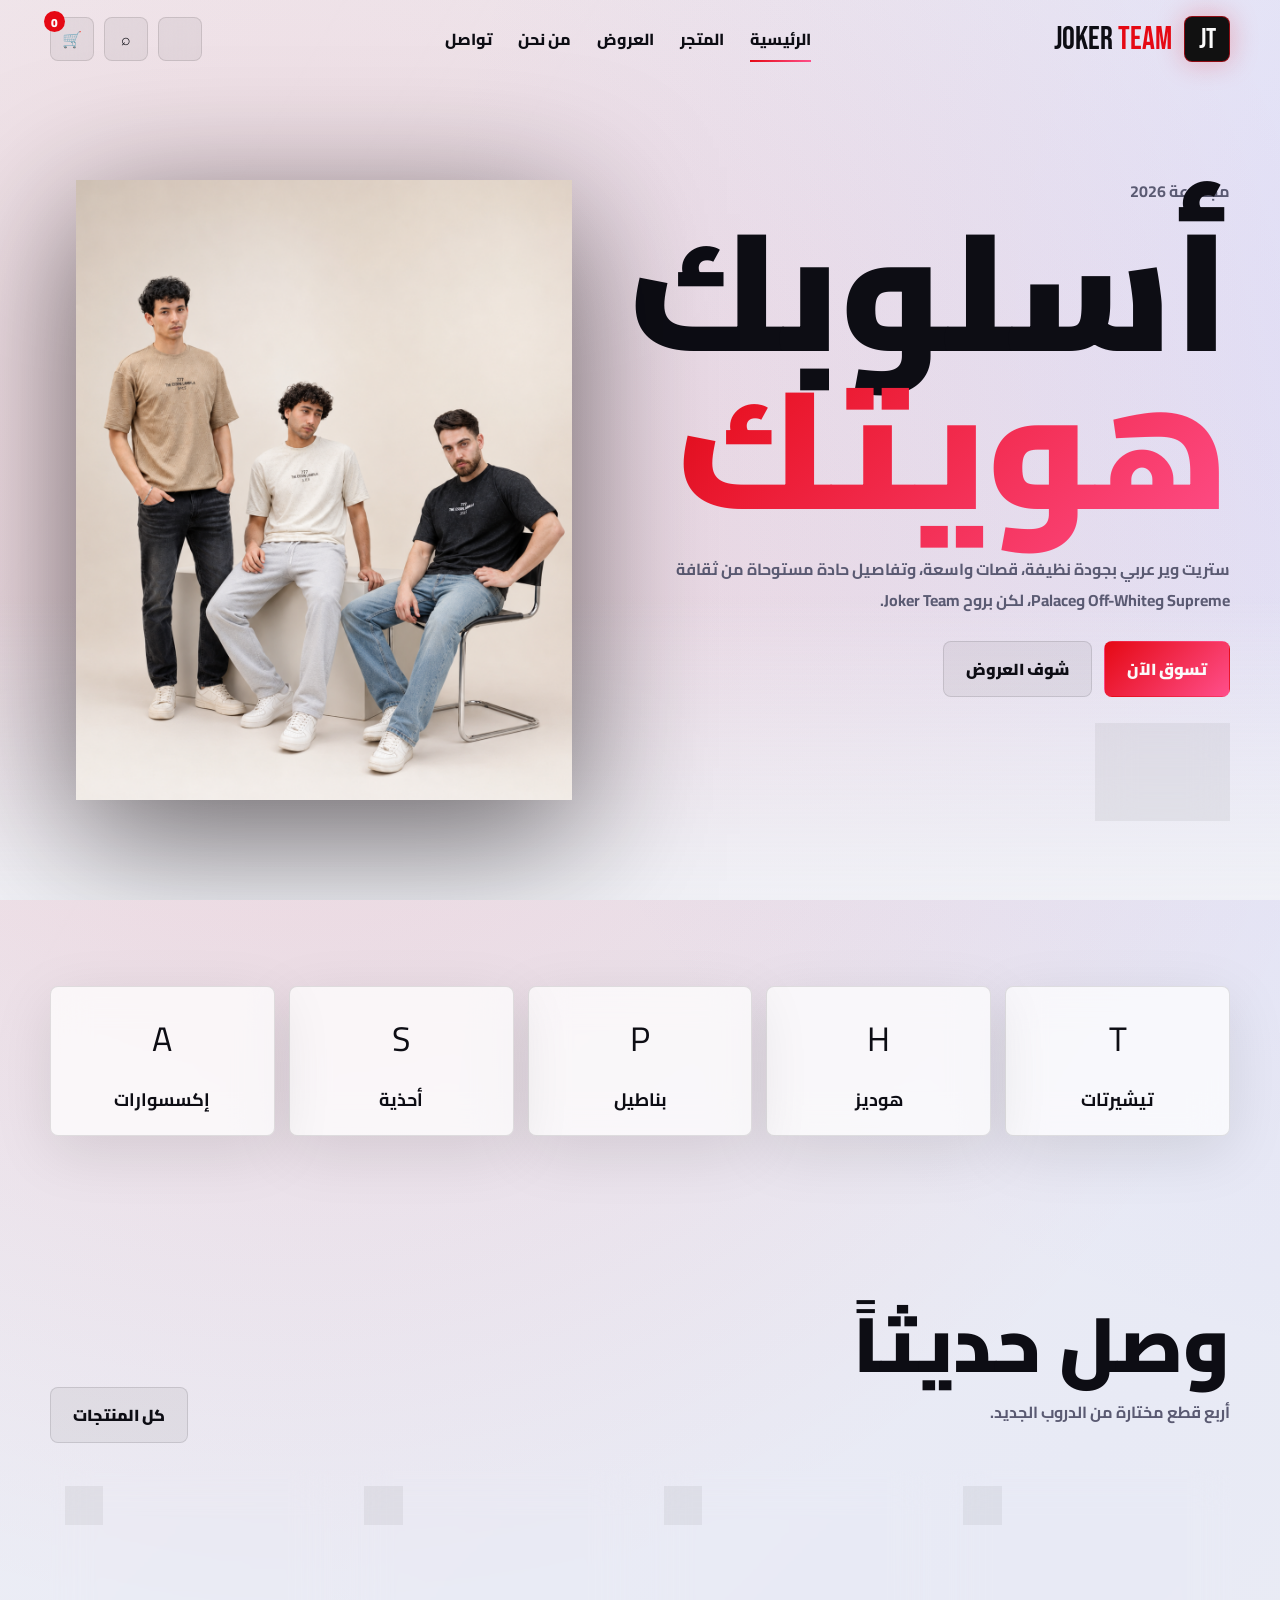
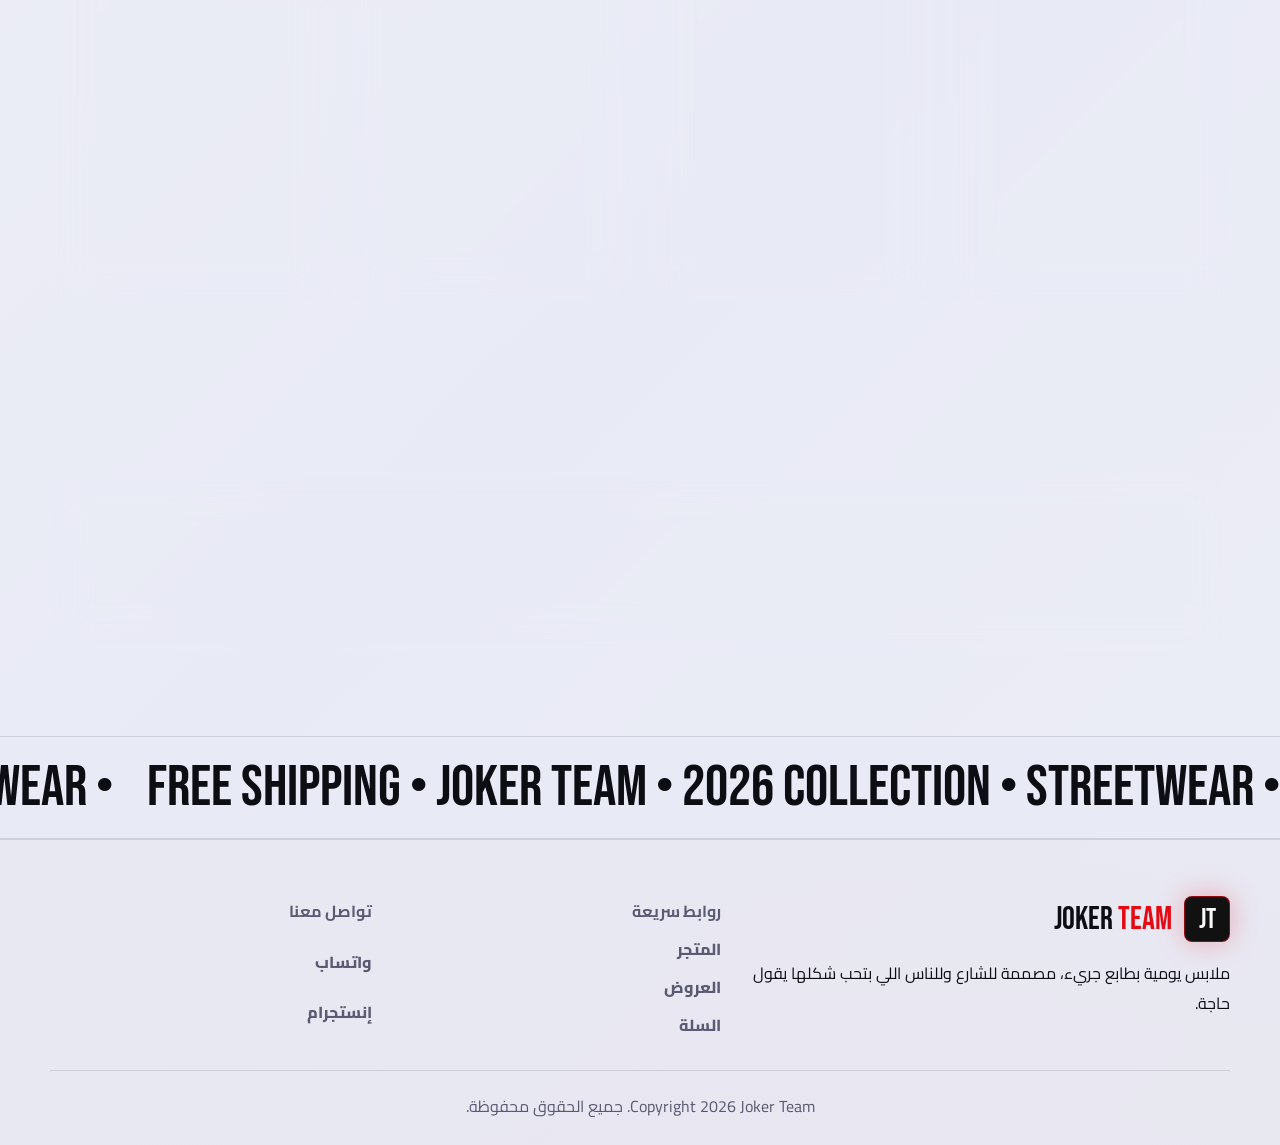
<file: index.html>
<!DOCTYPE html>
<html lang="ar" dir="rtl">
<head>
  <meta charset="UTF-8">
  <meta name="viewport" content="width=device-width, initial-scale=1.0">
  <meta name="description" content="Joker Team متجر ستريت وير عربي بستايل عالمي، تيشيرتات، هوديز، بناطيل، أحذية وإكسسوارات.">
  <meta property="og:title" content="Joker Team | أسلوبك هويتك">
  <meta property="og:description" content="مجموعة 2026 من Joker Team بخصم أول طلب JOKER10.">
  <meta property="og:image" content="images/hero.png">
  <title>Joker Team | أسلوبك هويتك</title>
  <link rel="icon" href="data:image/svg+xml,%3Csvg xmlns='http://www.w3.org/2000/svg' viewBox='0 0 64 64'%3E%3Crect width='64' height='64' fill='%230A0A0A'/%3E%3Ctext x='32' y='43' font-size='28' text-anchor='middle' fill='%23E50914' font-family='Arial' font-weight='900'%3EJT%3C/text%3E%3C/svg%3E">
  <link rel="stylesheet" href="css/animations.css">
  <link rel="stylesheet" href="css/style.css">
</head>
<body>
  <div class="loader" data-loader><div class="loader-mark">JT</div></div>
  <header class="site-header" data-header>
    <nav class="navbar container" aria-label="التنقل الرئيسي">
      <a class="brand" href="index.html"><span class="brand-logo">JT</span><span class="brand-text">Joker <strong>Team</strong></span></a>
      <ul class="nav-links">
        <li><a class="active" href="index.html">الرئيسية</a></li>
        <li><a href="products.html">المتجر</a></li>
        <li><a href="offers.html">العروض</a></li>
        <li><a href="about.html">من نحن</a></li>
        <li><a href="contact.html">تواصل</a></li>
      </ul>
      <div class="nav-actions">
        <a class="icon-btn" href="search.html" aria-label="البحث">⌕</a>
        <a class="icon-btn" href="cart.html" aria-label="السلة">🛒<span class="cart-count" data-cart-count>0</span></a>
        <button class="menu-toggle" type="button" data-menu-toggle aria-label="فتح القائمة"><span></span><span></span><span></span></button>
      </div>
    </nav>
  </header>
  <aside class="mobile-drawer" data-mobile-drawer>
    <div class="drawer-top"><span class="brand-logo">JT</span><button class="drawer-close" data-drawer-close aria-label="إغلاق القائمة">×</button></div>
    <ul class="drawer-links">
      <li><a href="index.html">الرئيسية</a></li><li><a href="products.html">المتجر</a></li><li><a href="offers.html">العروض</a></li><li><a href="about.html">من نحن</a></li><li><a href="contact.html">تواصل</a></li>
    </ul>
  </aside>

  <main>
    <section class="hero">
      <div class="container hero-grid">
        <div class="hero-copy fade-in">
          <p class="eyebrow">مجموعة 2026</p>
          <h1>أسلوبك<br><span>هويتك</span></h1>
          <p>ستريت وير عربي بجودة نظيفة، قصات واسعة، وتفاصيل حادة مستوحاة من ثقافة Supreme وOff-White وPalace، لكن بروح Joker Team.</p>
          <div class="hero-actions">
            <a class="btn btn-primary" href="products.html">تسوق الآن</a>
            <a class="btn btn-ghost" href="offers.html">شوف العروض</a>
          </div>
          <div class="countdown"><small>العرض ينتهي في</small><strong data-countdown>36:00:00</strong></div>
        </div>
        <div class="hero-visual" data-parallax>
         <img 
  class="float-animation"
  src="images/hero.png"
  alt="Joker Team 2026 collection"
  loading="eager"
  decoding="async">
      </div>
    </section>

    <section class="section">
      <div class="container">
        <div class="category-strip fade-in">
          <a class="category-card" href="category.html?category=tshirts"><span class="category-icon">T</span><strong>تيشيرتات</strong></a>
          <a class="category-card" href="category.html?category=hoodies"><span class="category-icon">H</span><strong>هوديز</strong></a>
          <a class="category-card" href="category.html?category=pants"><span class="category-icon">P</span><strong>بناطيل</strong></a>
          <a class="category-card" href="category.html?category=shoes"><span class="category-icon">S</span><strong>أحذية</strong></a>
          <a class="category-card" href="category.html?category=accessories"><span class="category-icon">A</span><strong>إكسسوارات</strong></a>
        </div>
      </div>
    </section>

    <section class="section">
      <div class="container">
        <div class="section-title fade-in">
          <div><h2>وصل حديثاً</h2><p>أربع قطع مختارة من الدروب الجديد.</p></div>
          <a class="btn btn-ghost" href="products.html">كل المنتجات</a>
        </div>
        <div class="product-grid" data-featured-products></div>
      </div>
    </section>

    <section class="section">
      <div class="container">
        <div class="offers-banner glass-card fade-in">
          <div><h2>خصم 10% على أول طلب</h2><p>استخدم كود الخصم أثناء إتمام الطلب واستلم لوك جديد بسعر أخف.</p></div>
          <div class="coupon"><span>JOKER10</span><button class="btn btn-primary" type="button" data-copy-coupon="JOKER10">نسخ</button></div>
        </div>
      </div>
    </section>

    <div class="marquee" aria-hidden="true"><div class="marquee-track"><span>FREE SHIPPING • JOKER TEAM • 2026 COLLECTION • STREETWEAR • </span><span>FREE SHIPPING • JOKER TEAM • 2026 COLLECTION • STREETWEAR • </span></div></div>
  </main>

  <footer class="site-footer">
    <div class="container footer-grid">
      <div><a class="brand" href="index.html"><span class="brand-logo">JT</span><span class="brand-text">Joker <strong>Team</strong></span></a><p>ملابس يومية بطابع جريء، مصممة للشارع وللناس اللي بتحب شكلها يقول حاجة.</p></div>
      <div class="footer-links"><strong>روابط سريعة</strong><a href="products.html">المتجر</a><a href="offers.html">العروض</a><a href="cart.html">السلة</a></div>
      <div class="footer-links"><strong>تواصل معنا</strong><a href="https://wa.me/201014872526">واتساب</a><a href="https://instagram.com/jokerteam.eg">إنستجرام</a></div>
    </div>
    <div class="container copyright">Copyright 2026 Joker Team. جميع الحقوق محفوظة.</div>
  </footer>
  <nav class="bottom-nav"><a href="index.html">الرئيسية</a><a href="products.html">المتجر</a><a href="search.html">البحث</a><a href="cart.html">السلة</a></nav>
  <button class="scroll-top" data-scroll-top aria-label="الرجوع للأعلى">↑</button>
  <script src="js/products.js"></script>
  <script src="js/main.js"></script>
</body>
</html>
</file>
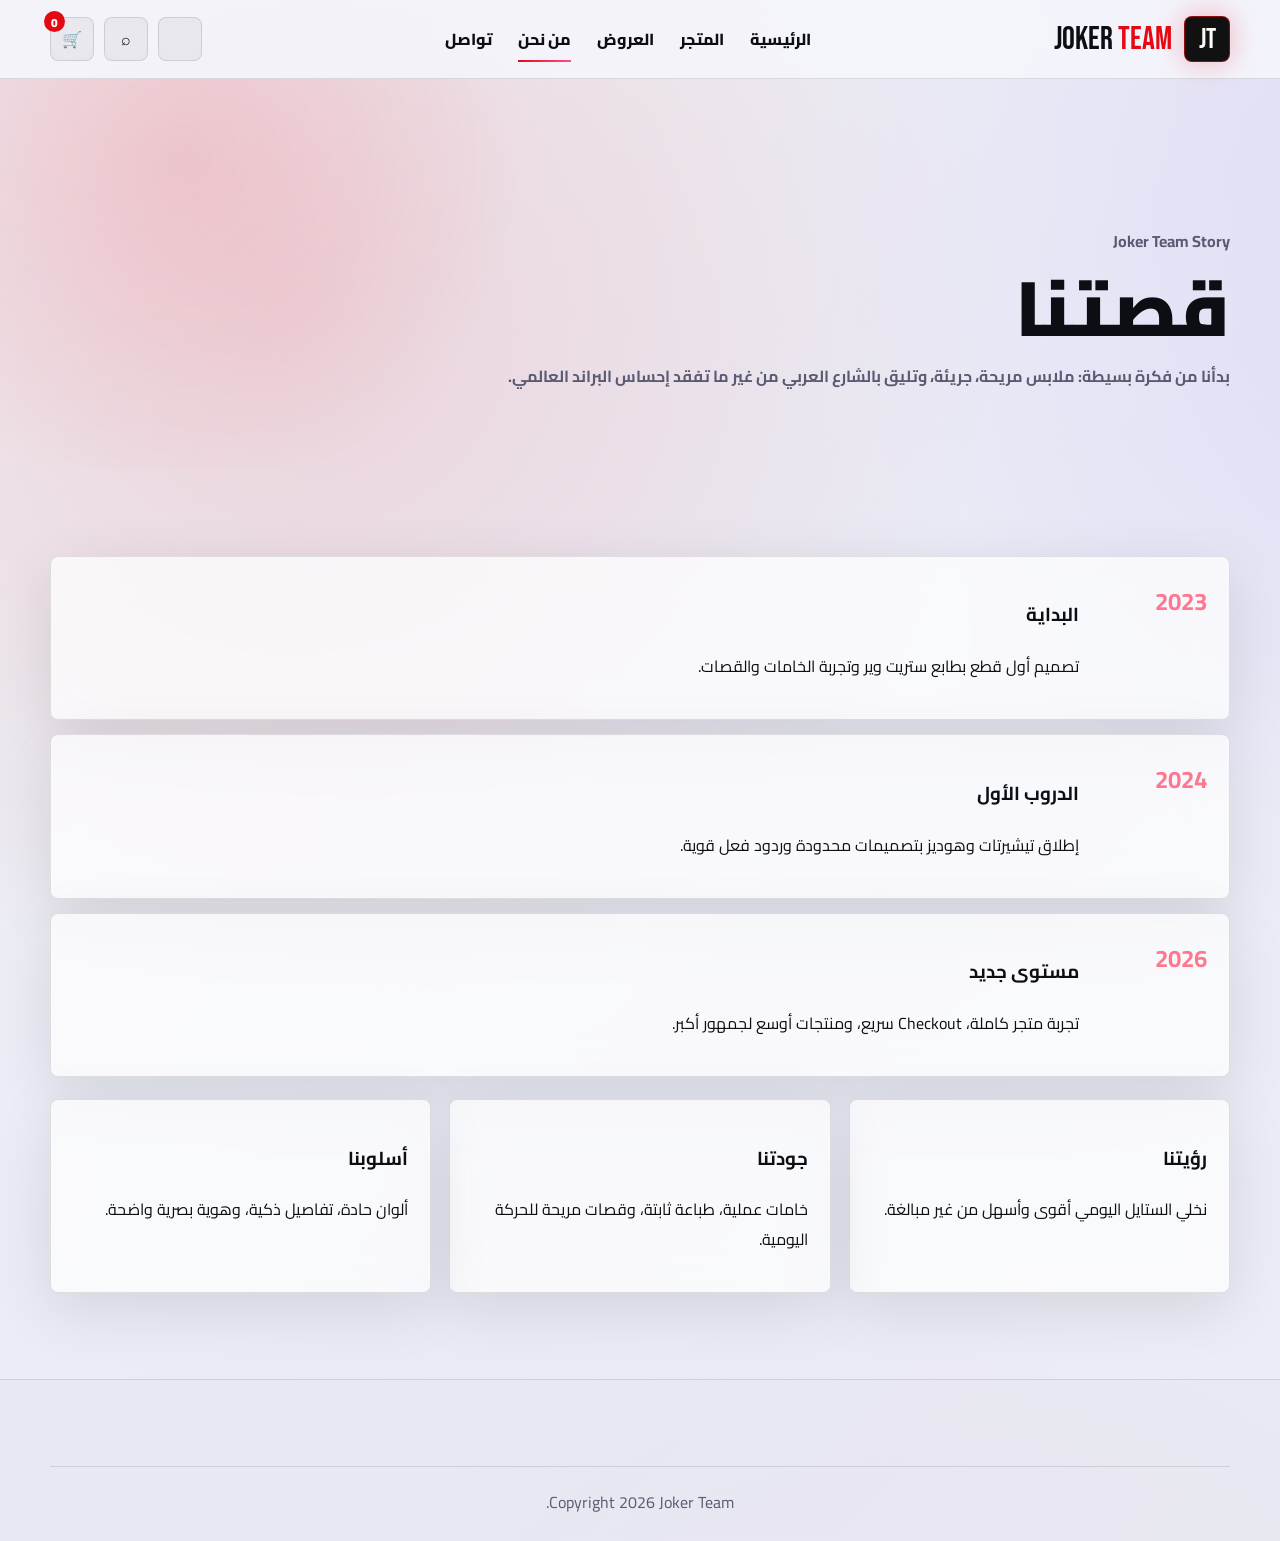
<file: about.html>
<!DOCTYPE html>
<html lang="ar" dir="rtl">
<head>
  <meta charset="UTF-8"><meta name="viewport" content="width=device-width, initial-scale=1.0">
  <meta name="description" content="قصة Joker Team ورحلة البراند."><meta property="og:title" content="من نحن | Joker Team"><meta property="og:image" content="images/hero.png">
  <title>من نحن | Joker Team</title>
  <link rel="icon" href="data:image/svg+xml,%3Csvg xmlns='http://www.w3.org/2000/svg' viewBox='0 0 64 64'%3E%3Crect width='64' height='64' fill='%230A0A0A'/%3E%3Ctext x='32' y='43' font-size='28' text-anchor='middle' fill='%23E50914' font-family='Arial' font-weight='900'%3EJT%3C/text%3E%3C/svg%3E">
  <link rel="stylesheet" href="css/animations.css"><link rel="stylesheet" href="css/style.css">
</head>
<body>
  <header class="site-header solid" data-header><nav class="navbar container"><a class="brand" href="index.html"><span class="brand-logo">JT</span><span class="brand-text">Joker <strong>Team</strong></span></a><ul class="nav-links"><li><a href="index.html">الرئيسية</a></li><li><a href="products.html">المتجر</a></li><li><a href="offers.html">العروض</a></li><li><a class="active" href="about.html">من نحن</a></li><li><a href="contact.html">تواصل</a></li></ul><div class="nav-actions"><a class="icon-btn" href="search.html">⌕</a><a class="icon-btn" href="cart.html">🛒<span class="cart-count" data-cart-count>0</span></a><button class="menu-toggle" data-menu-toggle><span></span><span></span><span></span></button></div></nav></header>
  <aside class="mobile-drawer" data-mobile-drawer><div class="drawer-top"><span class="brand-logo">JT</span><button class="drawer-close" data-drawer-close>×</button></div><ul class="drawer-links"><li><a href="index.html">الرئيسية</a></li><li><a href="products.html">المتجر</a></li><li><a href="offers.html">العروض</a></li><li><a href="about.html">من نحن</a></li><li><a href="contact.html">تواصل</a></li></ul></aside>
  <main class="page-main">
    <section class="page-hero"><div class="container fade-in"><p class="breadcrumb">Joker Team Story</p><h1>قصتنا</h1><p>بدأنا من فكرة بسيطة: ملابس مريحة، جريئة، وتليق بالشارع العربي من غير ما تفقد إحساس البراند العالمي.</p></div></section>
    <section class="section"><div class="container">
      <div class="timeline">
        <div class="timeline-item fade-in"><strong>2023</strong><div><h3>البداية</h3><p>تصميم أول قطع بطابع ستريت وير وتجربة الخامات والقصات.</p></div></div>
        <div class="timeline-item fade-in"><strong>2024</strong><div><h3>الدروب الأول</h3><p>إطلاق تيشيرتات وهوديز بتصميمات محدودة وردود فعل قوية.</p></div></div>
        <div class="timeline-item fade-in"><strong>2026</strong><div><h3>مستوى جديد</h3><p>تجربة متجر كاملة، Checkout سريع، ومنتجات أوسع لجمهور أكبر.</p></div></div>
      </div>
      <div class="values-grid" style="margin-top:22px">
        <div class="value-card fade-in"><h3>رؤيتنا</h3><p>نخلي الستايل اليومي أقوى وأسهل من غير مبالغة.</p></div>
        <div class="value-card fade-in"><h3>جودتنا</h3><p>خامات عملية، طباعة ثابتة، وقصات مريحة للحركة اليومية.</p></div>
        <div class="value-card fade-in"><h3>أسلوبنا</h3><p>ألوان حادة، تفاصيل ذكية، وهوية بصرية واضحة.</p></div>
      </div>
    </div></section>
  </main>
  <footer class="site-footer"><div class="container copyright">Copyright 2026 Joker Team.</div></footer><nav class="bottom-nav"><a href="index.html">الرئيسية</a><a href="products.html">المتجر</a><a href="search.html">البحث</a><a href="cart.html">السلة</a></nav><button class="scroll-top" data-scroll-top>↑</button>
  <script src="js/products.js"></script><script src="js/main.js"></script>
</body>
</html>
</file>
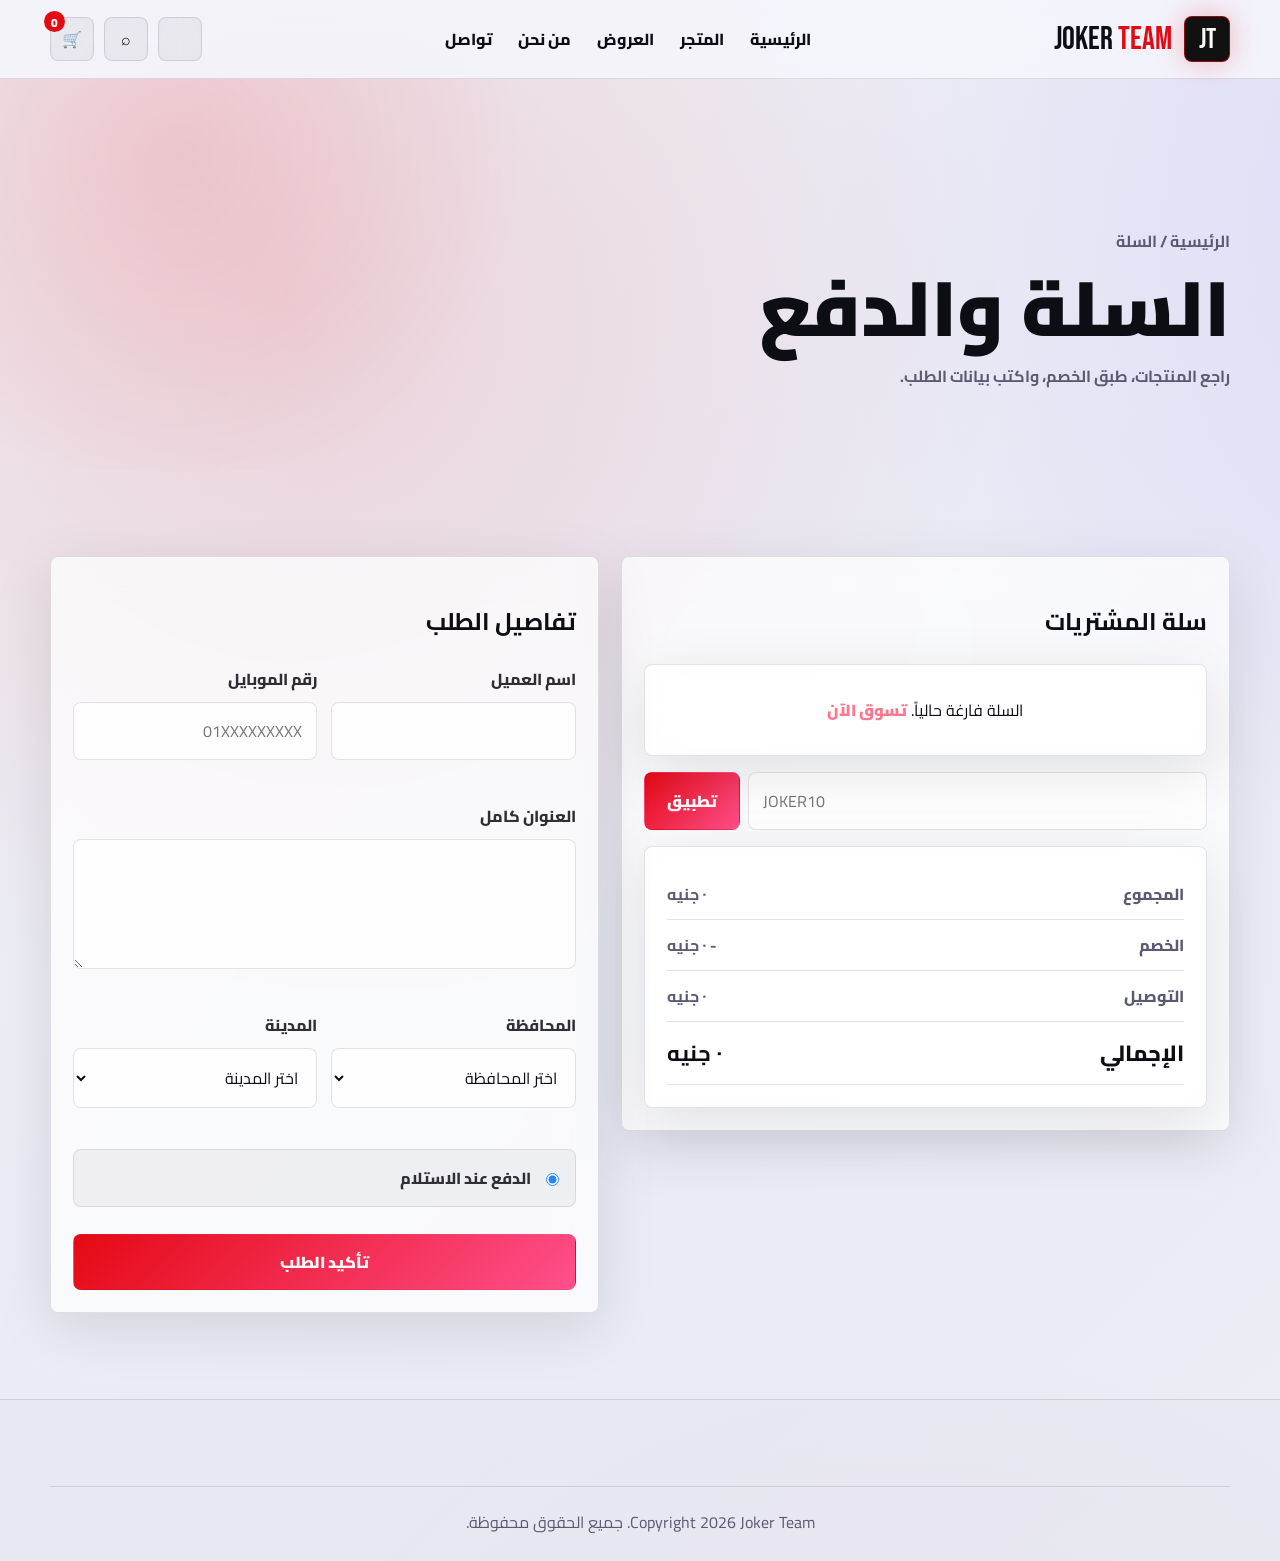
<file: cart.html>
<!DOCTYPE html>
<html lang="ar" dir="rtl">
<head>
  <meta charset="UTF-8">
  <meta name="viewport" content="width=device-width, initial-scale=1.0">
  <meta name="description" content="سلة الشراء والدفع من Joker Team.">
  <meta property="og:title" content="السلة والدفع | Joker Team">
  <meta property="og:image" content="images/hero.png">
  <title>السلة والدفع | Joker Team</title>
  <link rel="icon" href="data:image/svg+xml,%3Csvg xmlns='http://www.w3.org/2000/svg' viewBox='0 0 64 64'%3E%3Crect width='64' height='64' fill='%230A0A0A'/%3E%3Ctext x='32' y='43' font-size='28' text-anchor='middle' fill='%23E50914' font-family='Arial' font-weight='900'%3EJT%3C/text%3E%3C/svg%3E">
  <link rel="stylesheet" href="css/animations.css">
  <link rel="stylesheet" href="css/style.css">
</head>
<body>
  <header class="site-header solid" data-header>
    <nav class="navbar container" aria-label="التنقل الرئيسي">
      <a class="brand" href="index.html"><span class="brand-logo">JT</span><span class="brand-text">Joker <strong>Team</strong></span></a>
      <ul class="nav-links"><li><a href="index.html">الرئيسية</a></li><li><a href="products.html">المتجر</a></li><li><a href="offers.html">العروض</a></li><li><a href="about.html">من نحن</a></li><li><a href="contact.html">تواصل</a></li></ul>
      <div class="nav-actions"><a class="icon-btn" href="search.html" aria-label="البحث">⌕</a><a class="icon-btn active" href="cart.html" aria-label="السلة">🛒<span class="cart-count" data-cart-count>0</span></a><button class="menu-toggle" type="button" data-menu-toggle aria-label="فتح القائمة"><span></span><span></span><span></span></button></div>
    </nav>
  </header>
  <aside class="mobile-drawer" data-mobile-drawer><div class="drawer-top"><span class="brand-logo">JT</span><button class="drawer-close" data-drawer-close>×</button></div><ul class="drawer-links"><li><a href="index.html">الرئيسية</a></li><li><a href="products.html">المتجر</a></li><li><a href="offers.html">العروض</a></li><li><a href="about.html">من نحن</a></li><li><a href="contact.html">تواصل</a></li></ul></aside>
  <main class="page-main">
    <section class="page-hero"><div class="container fade-in"><p class="breadcrumb">الرئيسية / السلة</p><h1>السلة والدفع</h1><p>راجع المنتجات، طبق الخصم، واكتب بيانات الطلب.</p></div></section>
    <section class="section">
      <div class="container checkout-layout">
        <div class="checkout-card fade-in">
          <h2>سلة المشتريات</h2>
          <div class="cart-list" data-cart-list></div>
          <div class="discount-box"><input type="text" data-discount-code placeholder="JOKER10" aria-label="كود الخصم"><button class="btn btn-primary" type="button" data-apply-discount>تطبيق</button></div>
          <div class="summary-card" style="margin-top:16px">
            <div class="summary-line"><span>المجموع</span><strong data-subtotal>0 جنيه</strong></div>
            <div class="summary-line"><span>الخصم</span><strong data-discount>- 0 جنيه</strong></div>
            <div class="summary-line"><span>التوصيل</span><strong data-shipping>0 جنيه</strong></div>
            <div class="summary-line total"><span>الإجمالي</span><strong data-total>0 جنيه</strong></div>
          </div>
        </div>
        <form class="checkout-card fade-in" data-validate-form data-clear-cart="true" data-success-toast="تم استلام طلبك ✓">
          <h2>تفاصيل الطلب</h2>
          <div class="form-grid">
            <div class="field"><label for="name">اسم العميل</label><input id="name" name="name" required><span class="error"></span></div>
            <div class="field"><label for="phone">رقم الموبايل</label><input id="phone" name="phone" required inputmode="tel" placeholder="01XXXXXXXXX"><span class="error"></span></div>
            <div class="field full"><label for="address">العنوان كامل</label><textarea id="address" name="address" required></textarea><span class="error"></span></div>
            <div class="field"><label for="governorate">المحافظة</label><select id="governorate" name="governorate" required data-governorate></select><span class="error"></span></div>
            <div class="field"><label for="city">المدينة</label><select id="city" name="city" required data-city><option value="">اختر المدينة</option></select><span class="error"></span></div>
            <div class="field full"><label class="payment-option"><input type="radio" name="payment" checked> الدفع عند الاستلام</label><span class="error"></span></div>
          </div>
          <button class="btn btn-primary btn-full" type="submit">تأكيد الطلب</button>
          <div class="success-message" data-success>تم استلام طلبك ✓ هنتواصل معاك لتأكيد التفاصيل.</div>
        </form>
      </div>
    </section>
  </main>
  <footer class="site-footer"><div class="container copyright">Copyright 2026 Joker Team. جميع الحقوق محفوظة.</div></footer>
  <nav class="bottom-nav"><a href="index.html">الرئيسية</a><a href="products.html">المتجر</a><a href="search.html">البحث</a><a href="cart.html">السلة</a></nav>
  <button class="scroll-top" data-scroll-top aria-label="الرجوع للأعلى">↑</button>
  <script src="js/products.js"></script>
  <script src="js/main.js"></script>
</body>
</html>
</file>
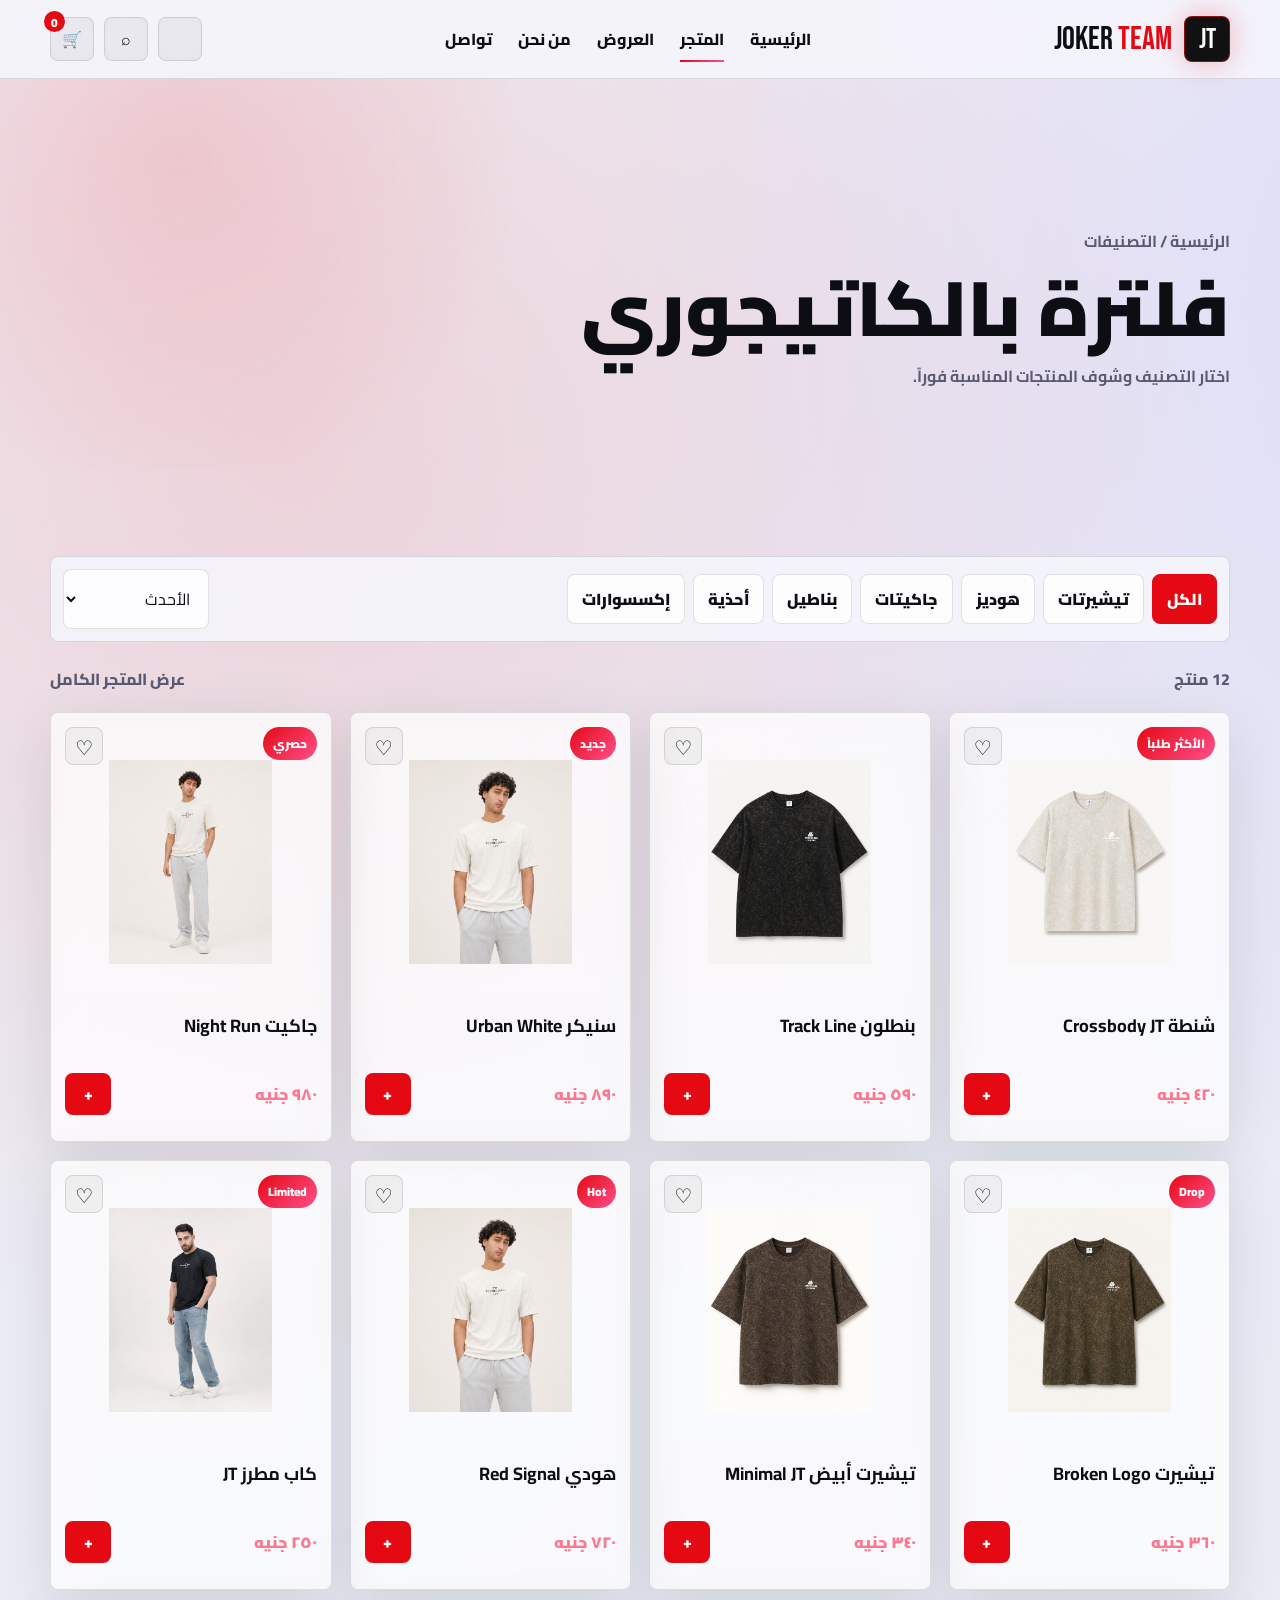
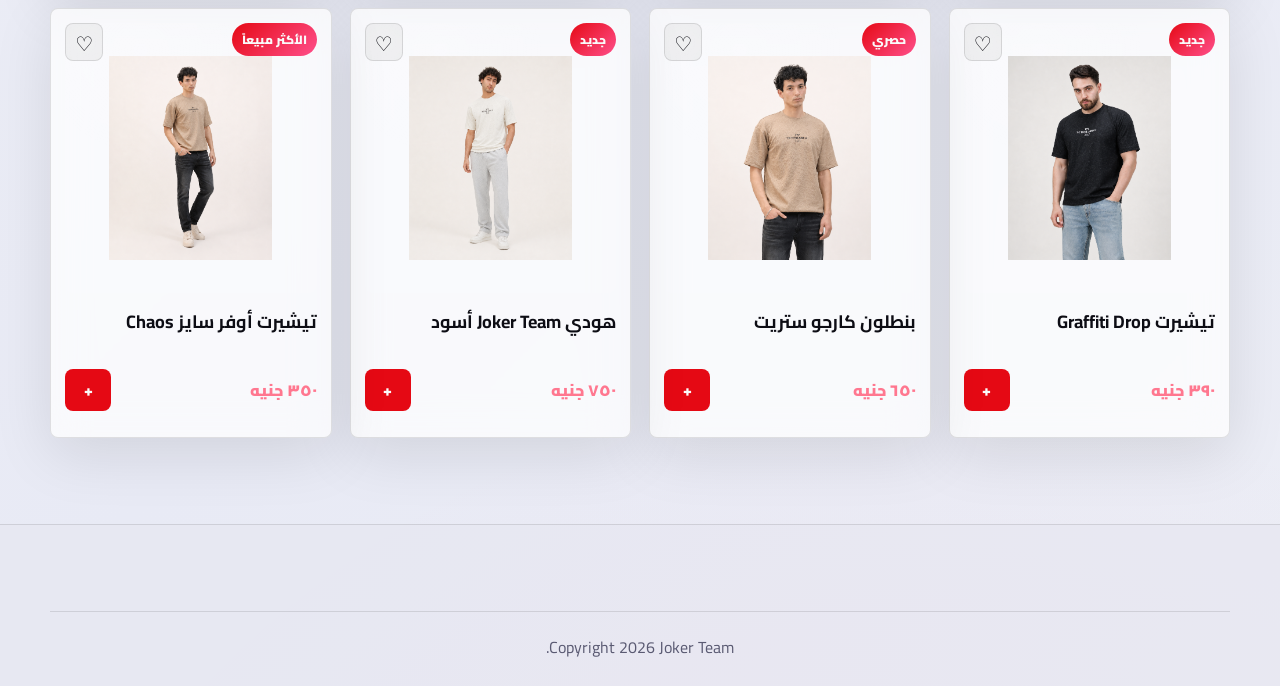
<file: category.html>
<!DOCTYPE html>
<html lang="ar" dir="rtl">
<head>
  <meta charset="UTF-8"><meta name="viewport" content="width=device-width, initial-scale=1.0">
  <meta name="description" content="تصفح منتجات Joker Team حسب الكاتيجوري."><meta property="og:title" content="التصنيفات | Joker Team"><meta property="og:image" content="images/hero.png">
  <title>التصنيفات | Joker Team</title>
  <link rel="icon" href="data:image/svg+xml,%3Csvg xmlns='http://www.w3.org/2000/svg' viewBox='0 0 64 64'%3E%3Crect width='64' height='64' fill='%230A0A0A'/%3E%3Ctext x='32' y='43' font-size='28' text-anchor='middle' fill='%23E50914' font-family='Arial' font-weight='900'%3EJT%3C/text%3E%3C/svg%3E">
  <link rel="stylesheet" href="css/animations.css"><link rel="stylesheet" href="css/style.css">
</head>
<body>
  <header class="site-header solid" data-header><nav class="navbar container"><a class="brand" href="index.html"><span class="brand-logo">JT</span><span class="brand-text">Joker <strong>Team</strong></span></a><ul class="nav-links"><li><a href="index.html">الرئيسية</a></li><li><a class="active" href="products.html">المتجر</a></li><li><a href="offers.html">العروض</a></li><li><a href="about.html">من نحن</a></li><li><a href="contact.html">تواصل</a></li></ul><div class="nav-actions"><a class="icon-btn" href="search.html">⌕</a><a class="icon-btn" href="cart.html">🛒<span class="cart-count" data-cart-count>0</span></a><button class="menu-toggle" data-menu-toggle><span></span><span></span><span></span></button></div></nav></header>
  <aside class="mobile-drawer" data-mobile-drawer><div class="drawer-top"><span class="brand-logo">JT</span><button class="drawer-close" data-drawer-close>×</button></div><ul class="drawer-links"><li><a href="index.html">الرئيسية</a></li><li><a href="products.html">المتجر</a></li><li><a href="offers.html">العروض</a></li><li><a href="about.html">من نحن</a></li><li><a href="contact.html">تواصل</a></li></ul></aside>
  <main class="page-main">
    <section class="page-hero"><div class="container fade-in"><p class="breadcrumb">الرئيسية / التصنيفات</p><h1>فلترة بالكاتيجوري</h1><p>اختار التصنيف وشوف المنتجات المناسبة فوراً.</p></div></section>
    <section class="section"><div class="container">
      <div class="filter-bar"><div class="filter-tabs" data-category-tabs><button class="filter-btn active" data-category="all">الكل</button><button class="filter-btn" data-category="tshirts">تيشيرتات</button><button class="filter-btn" data-category="hoodies">هوديز</button><button class="filter-btn" data-category="jackets">جاكيتات</button><button class="filter-btn" data-category="pants">بناطيل</button><button class="filter-btn" data-category="shoes">أحذية</button><button class="filter-btn" data-category="accessories">إكسسوارات</button></div><div class="filter-tools"><select data-sort><option value="newest">الأحدث</option><option value="price-asc">السعر تصاعدي</option><option value="price-desc">السعر تنازلي</option></select></div></div>
      <div class="shop-meta"><span data-result-count>0 منتج</span><a href="products.html">عرض المتجر الكامل</a></div><div class="product-grid" data-products-grid></div><p class="empty-state" data-empty>لا توجد منتجات في هذا التصنيف حالياً.</p>
    </div></section>
  </main>
  <footer class="site-footer"><div class="container copyright">Copyright 2026 Joker Team.</div></footer><nav class="bottom-nav"><a href="index.html">الرئيسية</a><a href="products.html">المتجر</a><a href="search.html">البحث</a><a href="cart.html">السلة</a></nav><button class="scroll-top" data-scroll-top>↑</button>
  <script src="js/products.js"></script><script src="js/main.js"></script>
</body>
</html>
</file>
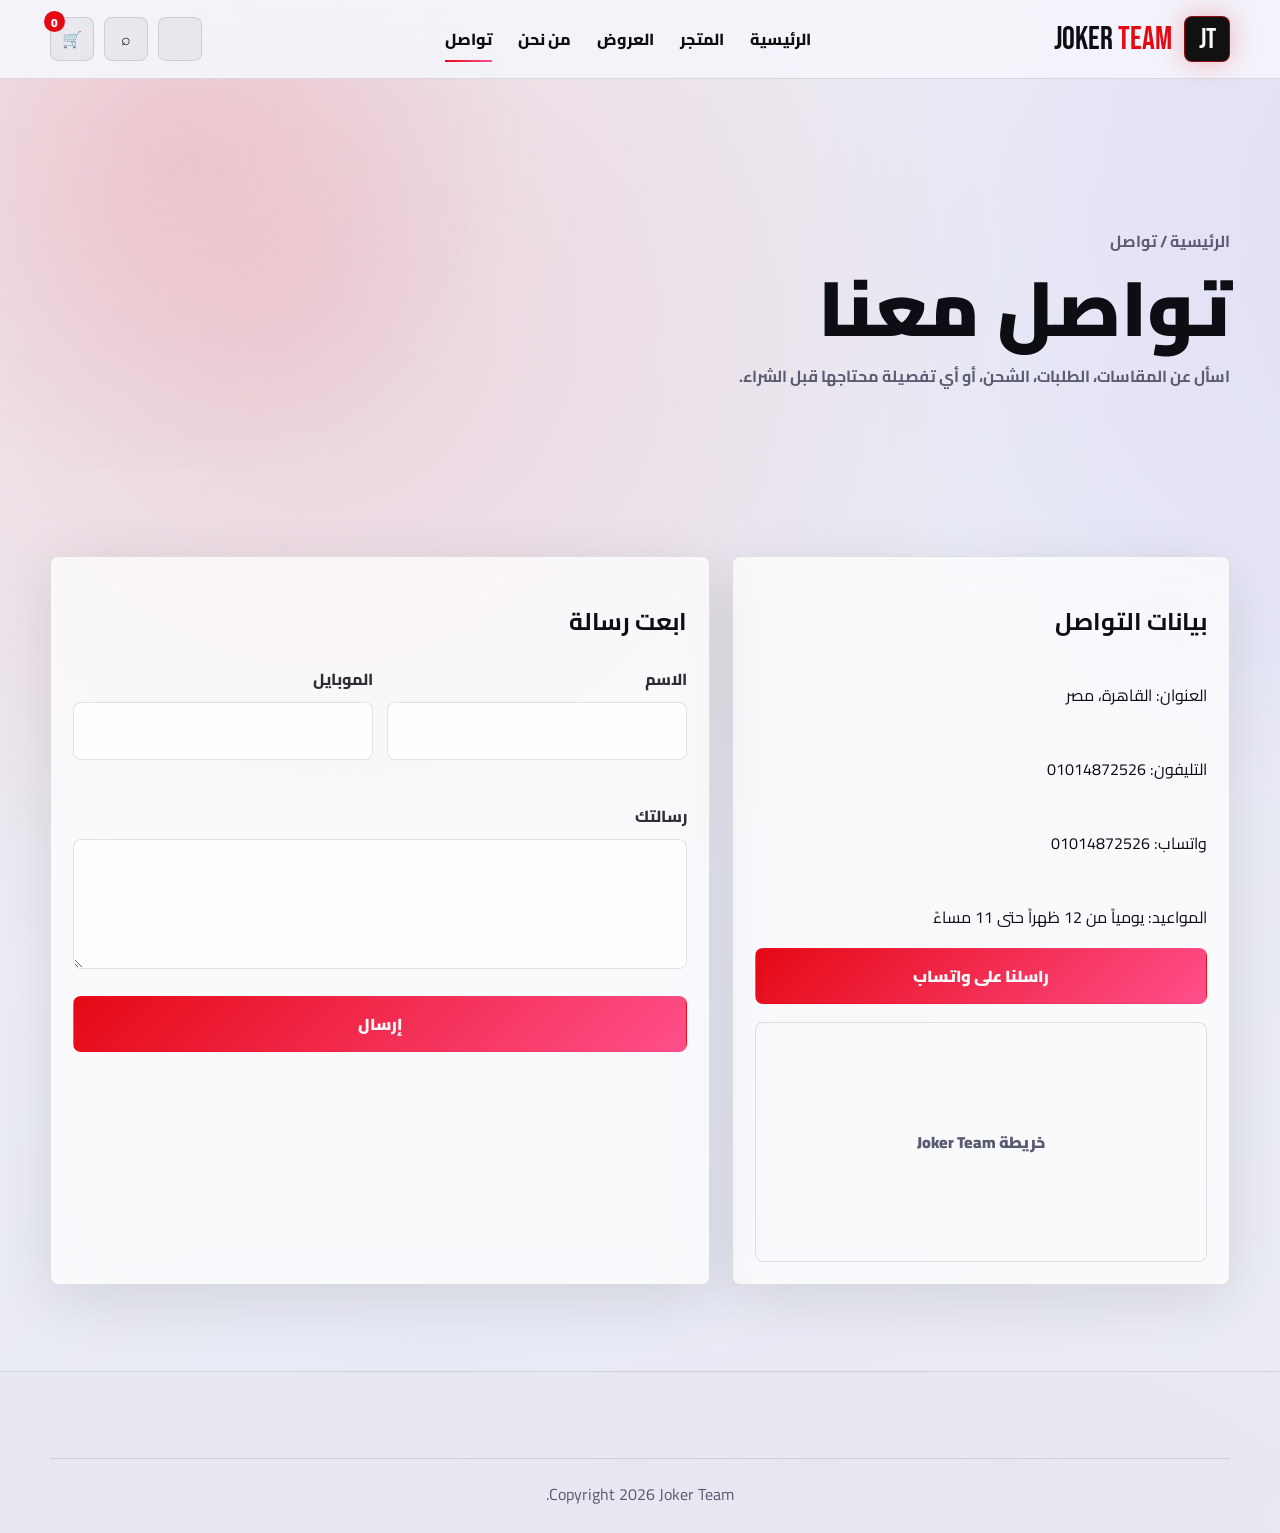
<file: contact.html>
<!DOCTYPE html>
<html lang="ar" dir="rtl">
<head>
  <meta charset="UTF-8"><meta name="viewport" content="width=device-width, initial-scale=1.0">
  <meta name="description" content="تواصل مع Joker Team عبر واتساب أو فورم التواصل."><meta property="og:title" content="تواصل معنا | Joker Team"><meta property="og:image" content="images/hero.png">
  <title>تواصل معنا | Joker Team</title>
  <link rel="icon" href="data:image/svg+xml,%3Csvg xmlns='http://www.w3.org/2000/svg' viewBox='0 0 64 64'%3E%3Crect width='64' height='64' fill='%230A0A0A'/%3E%3Ctext x='32' y='43' font-size='28' text-anchor='middle' fill='%23E50914' font-family='Arial' font-weight='900'%3EJT%3C/text%3E%3C/svg%3E">
  <link rel="stylesheet" href="css/animations.css"><link rel="stylesheet" href="css/style.css">
</head>
<body>
  <header class="site-header solid" data-header><nav class="navbar container"><a class="brand" href="index.html"><span class="brand-logo">JT</span><span class="brand-text">Joker <strong>Team</strong></span></a><ul class="nav-links"><li><a href="index.html">الرئيسية</a></li><li><a href="products.html">المتجر</a></li><li><a href="offers.html">العروض</a></li><li><a href="about.html">من نحن</a></li><li><a class="active" href="contact.html">تواصل</a></li></ul><div class="nav-actions"><a class="icon-btn" href="search.html">⌕</a><a class="icon-btn" href="cart.html">🛒<span class="cart-count" data-cart-count>0</span></a><button class="menu-toggle" data-menu-toggle><span></span><span></span><span></span></button></div></nav></header>
  <aside class="mobile-drawer" data-mobile-drawer><div class="drawer-top"><span class="brand-logo">JT</span><button class="drawer-close" data-drawer-close>×</button></div><ul class="drawer-links"><li><a href="index.html">الرئيسية</a></li><li><a href="products.html">المتجر</a></li><li><a href="offers.html">العروض</a></li><li><a href="about.html">من نحن</a></li><li><a href="contact.html">تواصل</a></li></ul></aside>
  <main class="page-main">
    <section class="page-hero"><div class="container fade-in"><p class="breadcrumb">الرئيسية / تواصل</p><h1>تواصل معنا</h1><p>اسأل عن المقاسات، الطلبات، الشحن، أو أي تفصيلة محتاجها قبل الشراء.</p></div></section>
    <section class="section"><div class="container contact-layout">
      <div class="contact-card fade-in"><h2>بيانات التواصل</h2><div class="contact-list"><p>العنوان: القاهرة، مصر</p><p>التليفون: 01014872526</p><p>واتساب: 01014872526</p><p>المواعيد: يومياً من 12 ظهراً حتى 11 مساءً</p></div><a class="btn btn-primary btn-full" href="https://wa.me/201014872526">راسلنا على واتساب</a><div class="map-placeholder">خريطة Joker Team</div></div>
      <form class="checkout-card fade-in" data-validate-form data-success-toast="تم إرسال رسالتك ✓">
        <h2>ابعت رسالة</h2>
        <div class="form-grid">
          <div class="field"><label for="name">الاسم</label><input id="name" name="name" required><span class="error"></span></div>
          <div class="field"><label for="phone">الموبايل</label><input id="phone" name="phone" required inputmode="tel"><span class="error"></span></div>
          <div class="field full"><label for="message">رسالتك</label><textarea id="message" name="address" required></textarea><span class="error"></span></div>
        </div>
        <button class="btn btn-primary btn-full" type="submit">إرسال</button><div class="success-message" data-success>تم إرسال رسالتك ✓</div>
      </form>
    </div></section>
  </main>
  <footer class="site-footer"><div class="container copyright">Copyright 2026 Joker Team.</div></footer><nav class="bottom-nav"><a href="index.html">الرئيسية</a><a href="products.html">المتجر</a><a href="search.html">البحث</a><a href="cart.html">السلة</a></nav><button class="scroll-top" data-scroll-top>↑</button>
  <script src="js/products.js"></script><script src="js/main.js"></script>
</body>
</html>
</file>
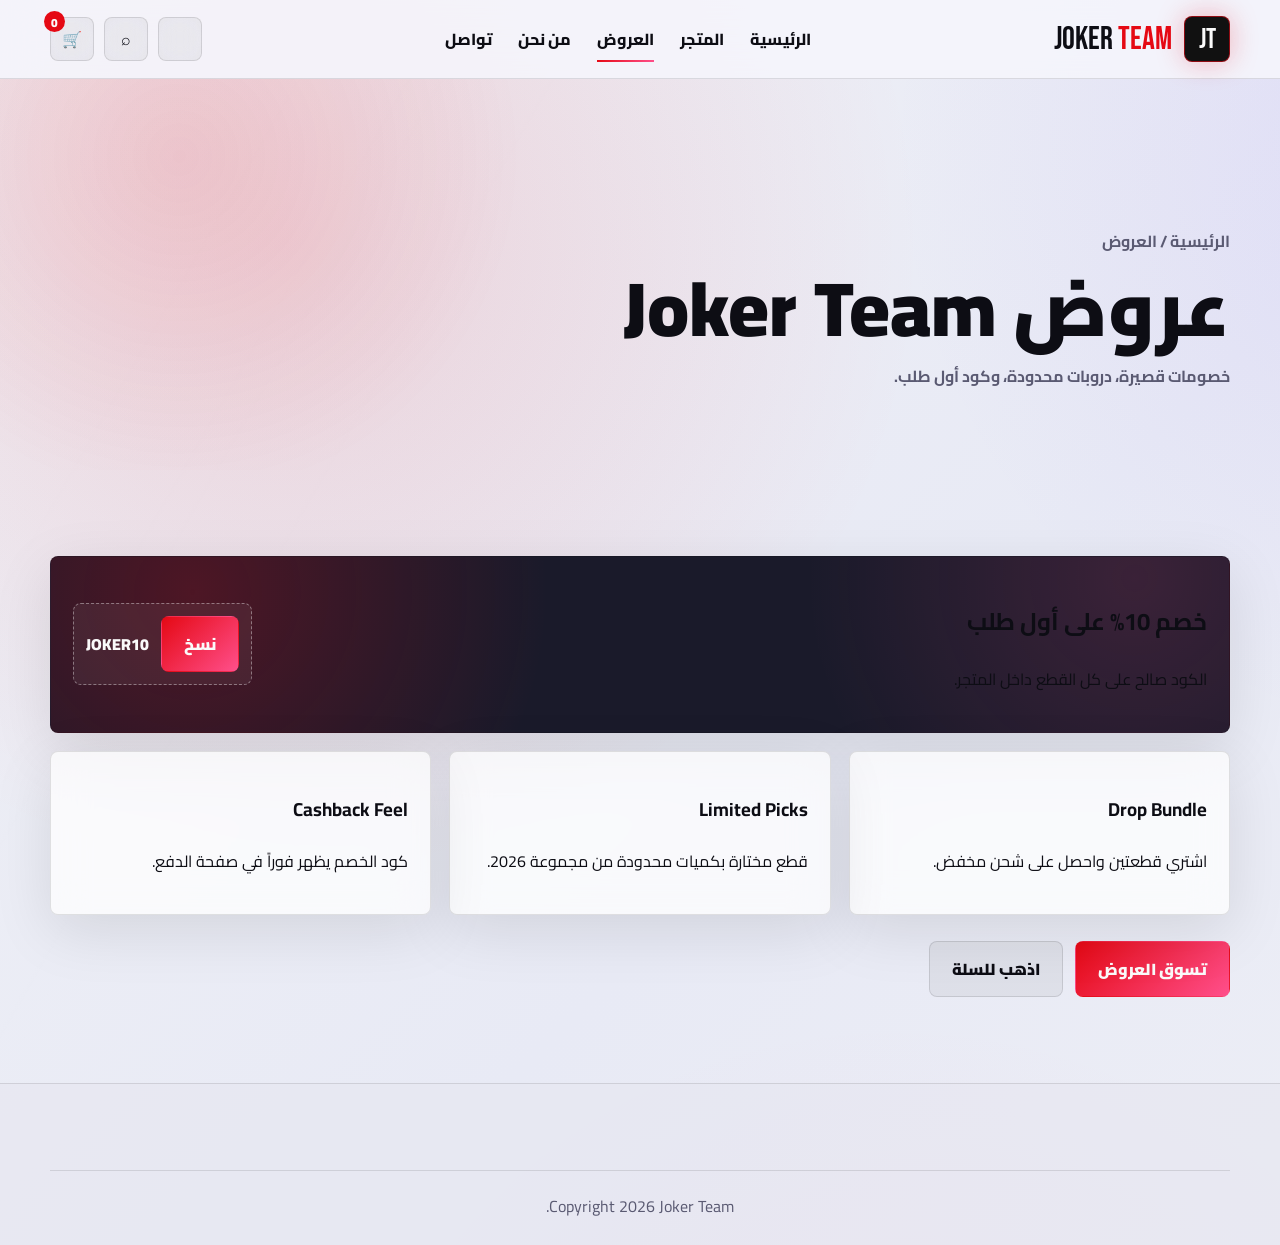
<file: offers.html>
<!DOCTYPE html>
<html lang="ar" dir="rtl">
<head>
  <meta charset="UTF-8"><meta name="viewport" content="width=device-width, initial-scale=1.0">
  <meta name="description" content="عروض وخصومات Joker Team."><meta property="og:title" content="العروض | Joker Team"><meta property="og:image" content="images/hero.png">
  <title>العروض | Joker Team</title>
  <link rel="icon" href="data:image/svg+xml,%3Csvg xmlns='http://www.w3.org/2000/svg' viewBox='0 0 64 64'%3E%3Crect width='64' height='64' fill='%230A0A0A'/%3E%3Ctext x='32' y='43' font-size='28' text-anchor='middle' fill='%23E50914' font-family='Arial' font-weight='900'%3EJT%3C/text%3E%3C/svg%3E">
  <link rel="stylesheet" href="css/animations.css"><link rel="stylesheet" href="css/style.css">
</head>
<body>
  <header class="site-header solid" data-header><nav class="navbar container"><a class="brand" href="index.html"><span class="brand-logo">JT</span><span class="brand-text">Joker <strong>Team</strong></span></a><ul class="nav-links"><li><a href="index.html">الرئيسية</a></li><li><a href="products.html">المتجر</a></li><li><a class="active" href="offers.html">العروض</a></li><li><a href="about.html">من نحن</a></li><li><a href="contact.html">تواصل</a></li></ul><div class="nav-actions"><a class="icon-btn" href="search.html" aria-label="البحث">⌕</a><a class="icon-btn" href="cart.html" aria-label="السلة">🛒<span class="cart-count" data-cart-count>0</span></a><button class="menu-toggle" data-menu-toggle aria-label="فتح القائمة"><span></span><span></span><span></span></button></div></nav></header>
  <aside class="mobile-drawer" data-mobile-drawer><div class="drawer-top"><span class="brand-logo">JT</span><button class="drawer-close" data-drawer-close>×</button></div><ul class="drawer-links"><li><a href="index.html">الرئيسية</a></li><li><a href="products.html">المتجر</a></li><li><a href="offers.html">العروض</a></li><li><a href="about.html">من نحن</a></li><li><a href="contact.html">تواصل</a></li></ul></aside>
  <main class="page-main">
    <section class="page-hero"><div class="container fade-in"><p class="breadcrumb">الرئيسية / العروض</p><h1>عروض Joker Team</h1><p>خصومات قصيرة، دروبات محدودة، وكود أول طلب.</p></div></section>
    <section class="section"><div class="container">
      <div class="offers-banner glass-card fade-in"><div><h2>خصم 10% على أول طلب</h2><p>الكود صالح على كل القطع داخل المتجر.</p></div><div class="coupon"><span>JOKER10</span><button class="btn btn-primary" data-copy-coupon="JOKER10">نسخ</button></div></div>
      <div class="values-grid" style="margin-top:18px"><div class="value-card fade-in"><h3>Drop Bundle</h3><p>اشتري قطعتين واحصل على شحن مخفض.</p></div><div class="value-card fade-in"><h3>Limited Picks</h3><p>قطع مختارة بكميات محدودة من مجموعة 2026.</p></div><div class="value-card fade-in"><h3>Cashback Feel</h3><p>كود الخصم يظهر فوراً في صفحة الدفع.</p></div></div>
      <div class="row-actions"><a class="btn btn-primary" href="products.html">تسوق العروض</a><a class="btn btn-ghost" href="cart.html">اذهب للسلة</a></div>
    </div></section>
  </main>
  <footer class="site-footer"><div class="container copyright">Copyright 2026 Joker Team.</div></footer><nav class="bottom-nav"><a href="index.html">الرئيسية</a><a href="products.html">المتجر</a><a href="search.html">البحث</a><a href="cart.html">السلة</a></nav><button class="scroll-top" data-scroll-top>↑</button>
  <script src="js/products.js"></script><script src="js/main.js"></script>
</body>
</html>
</file>
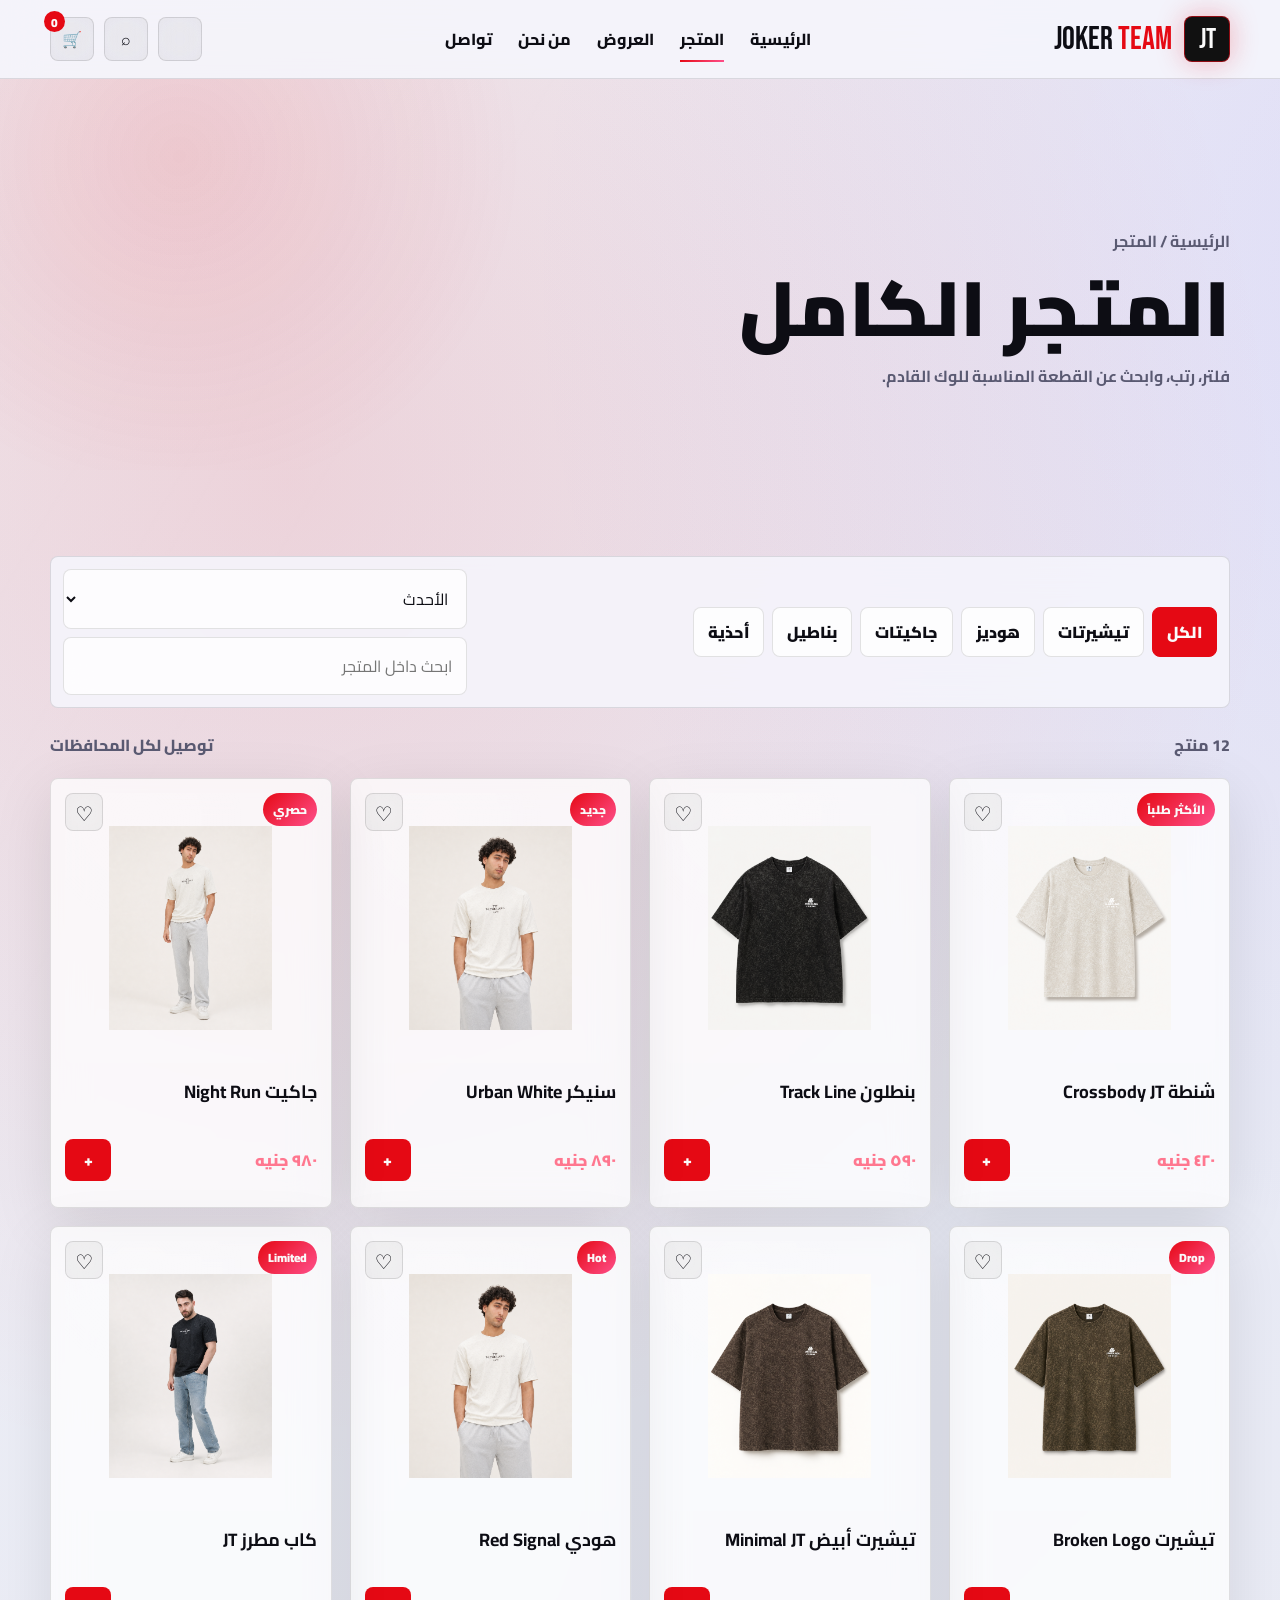
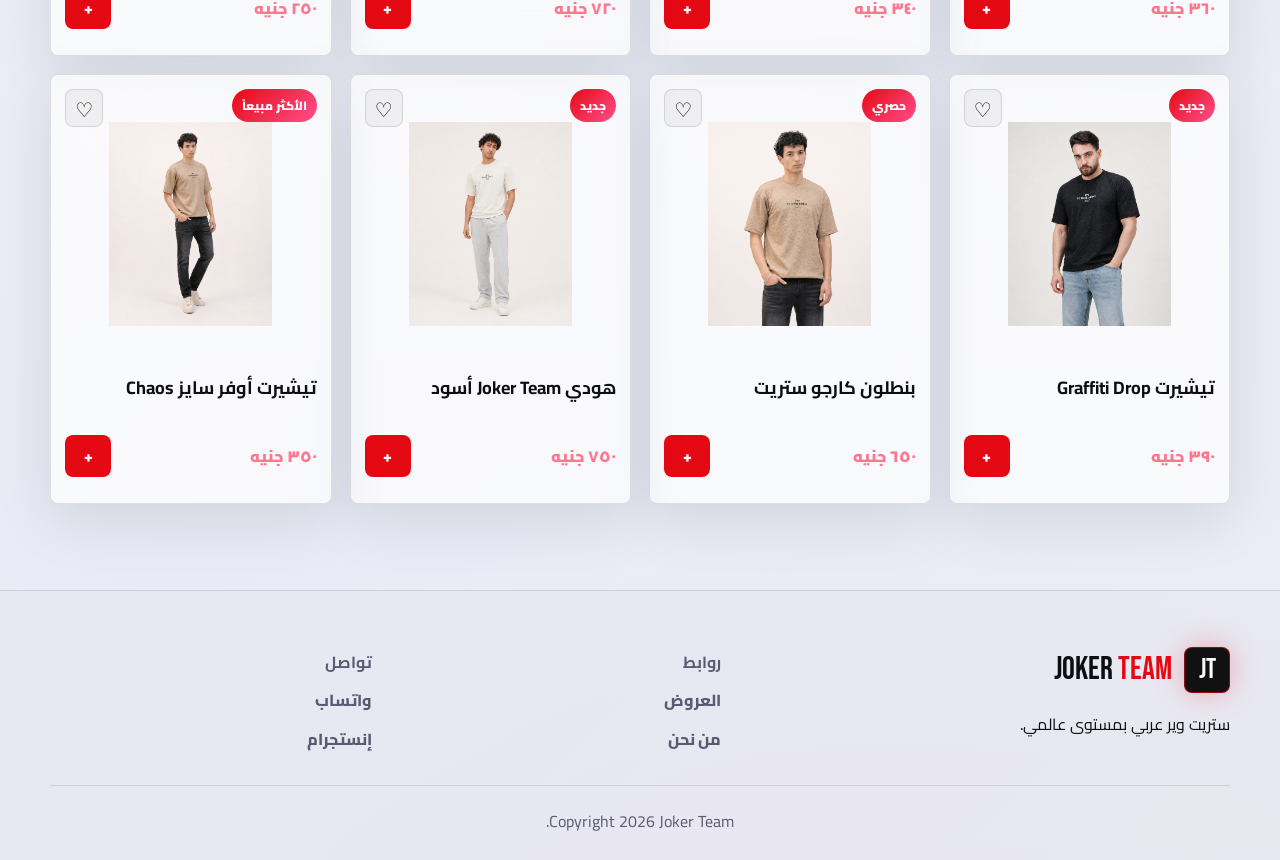
<file: products.html>
<!DOCTYPE html>
<html lang="ar" dir="rtl">
<head>
  <meta charset="UTF-8">
  <meta name="viewport" content="width=device-width, initial-scale=1.0">
  <meta name="description" content="تسوق كل منتجات Joker Team: تيشيرتات، هوديز، جاكيتات، بناطيل، أحذية وإكسسوارات.">
  <meta property="og:title" content="المتجر | Joker Team">
  <meta property="og:image" content="images/hero.png">
  <title>المتجر | Joker Team</title>
  <link rel="icon" href="data:image/svg+xml,%3Csvg xmlns='http://www.w3.org/2000/svg' viewBox='0 0 64 64'%3E%3Crect width='64' height='64' fill='%230A0A0A'/%3E%3Ctext x='32' y='43' font-size='28' text-anchor='middle' fill='%23E50914' font-family='Arial' font-weight='900'%3EJT%3C/text%3E%3C/svg%3E">
  <link rel="stylesheet" href="css/animations.css">
  <link rel="stylesheet" href="css/style.css">
</head>
<body>
  <header class="site-header solid" data-header>
    <nav class="navbar container" aria-label="التنقل الرئيسي">
      <a class="brand" href="index.html"><span class="brand-logo">JT</span><span class="brand-text">Joker <strong>Team</strong></span></a>
      <ul class="nav-links"><li><a href="index.html">الرئيسية</a></li><li><a class="active" href="products.html">المتجر</a></li><li><a href="offers.html">العروض</a></li><li><a href="about.html">من نحن</a></li><li><a href="contact.html">تواصل</a></li></ul>
      <div class="nav-actions"><a class="icon-btn" href="search.html" aria-label="البحث">⌕</a><a class="icon-btn" href="cart.html" aria-label="السلة">🛒<span class="cart-count" data-cart-count>0</span></a><button class="menu-toggle" type="button" data-menu-toggle aria-label="فتح القائمة"><span></span><span></span><span></span></button></div>
    </nav>
  </header>
  <aside class="mobile-drawer" data-mobile-drawer><div class="drawer-top"><span class="brand-logo">JT</span><button class="drawer-close" data-drawer-close>×</button></div><ul class="drawer-links"><li><a href="index.html">الرئيسية</a></li><li><a href="products.html">المتجر</a></li><li><a href="offers.html">العروض</a></li><li><a href="about.html">من نحن</a></li><li><a href="contact.html">تواصل</a></li></ul></aside>
  <main class="page-main">
    <section class="page-hero">
      <div class="container fade-in"><p class="breadcrumb">الرئيسية / المتجر</p><h1>المتجر الكامل</h1><p>فلتر، رتب، وابحث عن القطعة المناسبة للوك القادم.</p></div>
    </section>
    <section class="section">
      <div class="container">
        <div class="filter-bar">
          <div class="filter-tabs" data-category-tabs>
            <button class="filter-btn active" data-category="all" type="button">الكل</button><button class="filter-btn" data-category="tshirts" type="button">تيشيرتات</button><button class="filter-btn" data-category="hoodies" type="button">هوديز</button><button class="filter-btn" data-category="jackets" type="button">جاكيتات</button><button class="filter-btn" data-category="pants" type="button">بناطيل</button><button class="filter-btn" data-category="shoes" type="button">أحذية</button>
          </div>
          <div class="filter-tools"><select data-sort aria-label="ترتيب المنتجات"><option value="newest">الأحدث</option><option value="price-asc">السعر تصاعدي</option><option value="price-desc">السعر تنازلي</option></select><input type="search" data-shop-search placeholder="ابحث داخل المتجر" aria-label="بحث داخل المتجر"></div>
        </div>
        <div class="shop-meta"><span data-result-count>0 منتج</span><span>توصيل لكل المحافظات</span></div>
        <div class="product-grid" data-products-grid></div>
        <p class="empty-state" data-empty>مفيش منتجات مطابقة للبحث الحالي.</p>
      </div>
    </section>
  </main>
  <footer class="site-footer"><div class="container footer-grid"><div><a class="brand" href="index.html"><span class="brand-logo">JT</span><span class="brand-text">Joker <strong>Team</strong></span></a><p>ستريت وير عربي بمستوى عالمي.</p></div><div class="footer-links"><strong>روابط</strong><a href="offers.html">العروض</a><a href="about.html">من نحن</a></div><div class="footer-links"><strong>تواصل</strong><a href="https://wa.me/201014872526">واتساب</a><a href="https://instagram.com/jokerteam.eg">إنستجرام</a></div></div><div class="container copyright">Copyright 2026 Joker Team.</div></footer>
  <nav class="bottom-nav"><a href="index.html">الرئيسية</a><a href="products.html">المتجر</a><a href="search.html">البحث</a><a href="cart.html">السلة</a></nav>
  <button class="scroll-top" data-scroll-top aria-label="الرجوع للأعلى">↑</button>
  <script src="js/products.js"></script>
  <script src="js/main.js"></script>
</body>
</html>
</file>
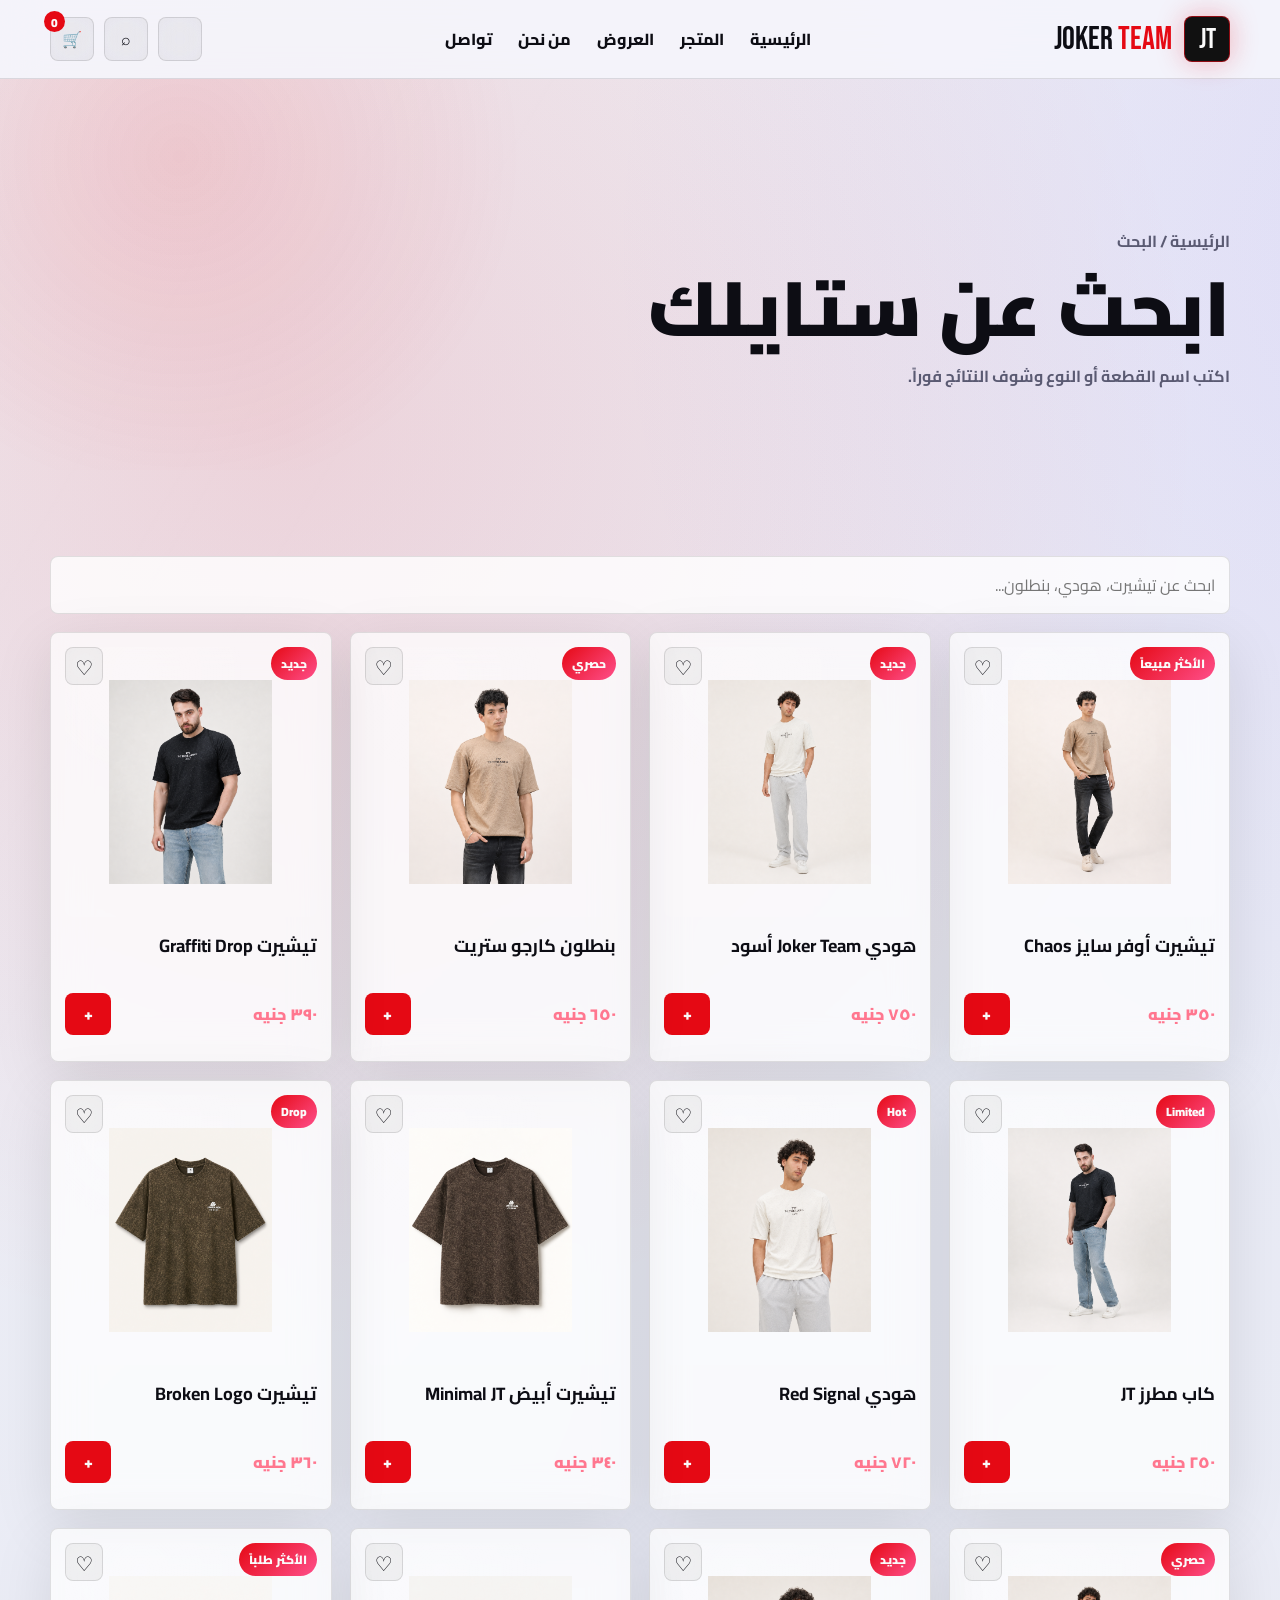
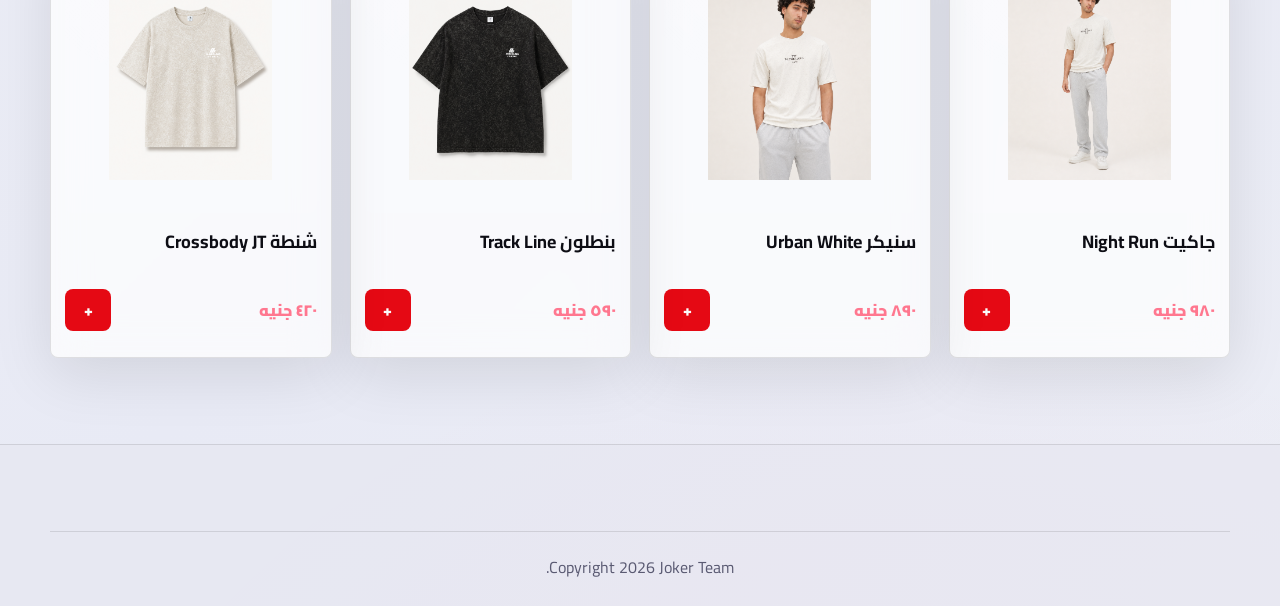
<file: search.html>
<!DOCTYPE html>
<html lang="ar" dir="rtl">
<head>
  <meta charset="UTF-8"><meta name="viewport" content="width=device-width, initial-scale=1.0">
  <meta name="description" content="البحث في منتجات Joker Team."><meta property="og:title" content="البحث | Joker Team"><meta property="og:image" content="images/hero.png">
  <title>البحث | Joker Team</title>
  <link rel="icon" href="data:image/svg+xml,%3Csvg xmlns='http://www.w3.org/2000/svg' viewBox='0 0 64 64'%3E%3Crect width='64' height='64' fill='%230A0A0A'/%3E%3Ctext x='32' y='43' font-size='28' text-anchor='middle' fill='%23E50914' font-family='Arial' font-weight='900'%3EJT%3C/text%3E%3C/svg%3E">
  <link rel="stylesheet" href="css/animations.css"><link rel="stylesheet" href="css/style.css">
</head>
<body>
  <header class="site-header solid" data-header><nav class="navbar container"><a class="brand" href="index.html"><span class="brand-logo">JT</span><span class="brand-text">Joker <strong>Team</strong></span></a><ul class="nav-links"><li><a href="index.html">الرئيسية</a></li><li><a href="products.html">المتجر</a></li><li><a href="offers.html">العروض</a></li><li><a href="about.html">من نحن</a></li><li><a href="contact.html">تواصل</a></li></ul><div class="nav-actions"><a class="icon-btn active" href="search.html">⌕</a><a class="icon-btn" href="cart.html">🛒<span class="cart-count" data-cart-count>0</span></a><button class="menu-toggle" data-menu-toggle><span></span><span></span><span></span></button></div></nav></header>
  <aside class="mobile-drawer" data-mobile-drawer><div class="drawer-top"><span class="brand-logo">JT</span><button class="drawer-close" data-drawer-close>×</button></div><ul class="drawer-links"><li><a href="index.html">الرئيسية</a></li><li><a href="products.html">المتجر</a></li><li><a href="offers.html">العروض</a></li><li><a href="about.html">من نحن</a></li><li><a href="contact.html">تواصل</a></li></ul></aside>
  <main class="page-main">
    <section class="page-hero"><div class="container fade-in"><p class="breadcrumb">الرئيسية / البحث</p><h1>ابحث عن ستايلك</h1><p>اكتب اسم القطعة أو النوع وشوف النتائج فوراً.</p></div></section>
    <section class="section"><div class="container search-panel"><input type="search" data-global-search placeholder="ابحث عن تيشيرت، هودي، بنطلون..." autofocus aria-label="بحث المنتجات"><div class="product-grid" data-search-results></div></div></section>
  </main>
  <footer class="site-footer"><div class="container copyright">Copyright 2026 Joker Team.</div></footer><nav class="bottom-nav"><a href="index.html">الرئيسية</a><a href="products.html">المتجر</a><a href="search.html">البحث</a><a href="cart.html">السلة</a></nav><button class="scroll-top" data-scroll-top>↑</button>
  <script src="js/products.js"></script><script src="js/main.js"></script>
</body>
</html>
</file>
<file: css/animations.css>
/* ═══════════════════════════════════════
   JOKER TEAM — animations.css
═══════════════════════════════════════ */

@keyframes bodyShift {
  0%   { background-position: 0% 50%; }
  50%  { background-position: 100% 50%; }
  100% { background-position: 0% 50%; }
}

@keyframes noiseDrift {
  from { transform: translate3d(-2%, -1%, 0) rotate(0deg); }
  to   { transform: translate3d(2%, 1%, 0) rotate(2deg); }
}

@keyframes floatProduct {
  0%, 100% { transform: translateY(0) rotate(-1deg); }
  50%       { transform: translateY(-18px) rotate(1deg); }
}

@keyframes marquee {
  from { transform: translateX(0); }
  to   { transform: translateX(-50%); }
}

@keyframes shimmer {
  to { background-position: -200% 0; }
}

@keyframes toastIn {
  from { opacity: 0; transform: translateY(18px) scale(.96); }
  to   { opacity: 1; transform: translateY(0) scale(1); }
}

@keyframes fadeUp {
  from { opacity: 0; transform: translateY(28px); }
  to   { opacity: 1; transform: translateY(0); }
}

/* Float on hero image */
.float-animation { animation: floatProduct 6s ease-in-out infinite; }

/* Scroll-triggered fade-in */
.fade-in {
  opacity: 0;
  transform: translateY(28px);
  transition: opacity .7s ease, transform .7s ease;
}

.fade-in.is-visible {
  opacity: 1;
  transform: translateY(0);
}

/* Staggered grid entrance */
.stagger > * {
  animation: fadeUp .72s ease both;
}
</file>
<file: css/style.css>
@import url("https://fonts.googleapis.com/css2?family=Cairo:wght@400;600;700;800;900&family=Bebas+Neue&display=swap");

/* ═══════════════════════════════════════
   DESIGN TOKENS — Dark Mode (default)
═══════════════════════════════════════ */
:root {
  --primary: #E50914;
  --white: #FAFAFA;
  --black: #0A0A0A;
  --muted: #B7B7C2;
  --glass: rgba(255,255,255,0.08);
  --glass-strong: rgba(255,255,255,0.14);
  --line: rgba(255,255,255,0.16);
  --gradient: linear-gradient(135deg, #E50914, #FF4F8B);
  --shadow: 0 24px 80px rgba(0,0,0,.34);
  --radius: 8px;
  --container: min(1180px, calc(100vw - 32px));
  --bg-body:
    radial-gradient(circle at 16% 14%, rgba(229,9,20,.34), transparent 28%),
    radial-gradient(circle at 84% 8%,  rgba(146,58,255,.24), transparent 25%),
    radial-gradient(circle at 50% 92%, rgba(255,79,139,.18), transparent 32%),
    linear-gradient(135deg, #050505, #111018 45%, #050506);
  --header-bg: rgba(10,10,10,.78);
  --card-bg: rgba(255,255,255,0.08);
  --input-bg: rgba(255,255,255,.07);
  --footer-bg: rgba(0,0,0,.34);
  --page-hero-bg:
    radial-gradient(circle at 14% 20%, rgba(229,9,20,.35), transparent 30%),
    radial-gradient(circle at 90% 10%, rgba(255,79,139,.18), transparent 28%);
  --filter-bar-bg: rgba(10,10,10,.82);
  --marquee-bg: #080808;
  --drawer-bg: rgba(10,10,10,.94);
}

/* ═══════════════════════════════════════
   LIGHT MODE OVERRIDES
═══════════════════════════════════════ */
[data-theme="light"] {
  --white: #0D0D14;
  --black: #F0F1F6;
  --muted: #5A5A72;
  --glass: rgba(0,0,0,0.05);
  --glass-strong: rgba(0,0,0,0.09);
  --line: rgba(0,0,0,0.11);
  --shadow: 0 16px 60px rgba(0,0,0,.10);
  --bg-body:
    radial-gradient(circle at 16% 14%, rgba(229,9,20,.12), transparent 30%),
    radial-gradient(circle at 84% 8%,  rgba(120,80,255,.10), transparent 28%),
    radial-gradient(circle at 50% 92%, rgba(255,79,139,.07), transparent 32%),
    linear-gradient(135deg, #f0f1f6, #e8eaf5 45%, #f0f1f6);
  --header-bg: rgba(245,245,252,.88);
  --card-bg: rgba(255,255,255,0.72);
  --input-bg: rgba(255,255,255,.8);
  --footer-bg: rgba(230,230,240,.6);
  --page-hero-bg:
    radial-gradient(circle at 14% 20%, rgba(229,9,20,.10), transparent 30%),
    rgba(240,241,246,0.0);
  --filter-bar-bg: rgba(245,245,252,.88);
  --marquee-bg: #e8eaf5;
  --drawer-bg: rgba(245,245,252,.96);
}

/* ═══════════════════════════════════════
   RESET & BASE
═══════════════════════════════════════ */
* { box-sizing: border-box; }

html { scroll-behavior: smooth; }

body {
  min-height: 100vh;
  margin: 0;
  direction: rtl;
  overflow-x: hidden;
  color: var(--white);
  font-family: "Cairo", system-ui, -apple-system, BlinkMacSystemFont, "Segoe UI", sans-serif;
  background: var(--bg-body);
  background-size: 140% 140%;
  animation: bodyShift 18s ease-in-out infinite;
  transition: background 0.4s ease, color 0.3s ease;
}

body::before {
  content: "";
  position: fixed;
  inset: -35%;
  z-index: -1;
  pointer-events: none;
  opacity: .32;
  background:
    radial-gradient(circle, rgba(255,255,255,.12) 1px, transparent 1px) 0 0 / 22px 22px,
    linear-gradient(120deg, transparent 28%, rgba(255,255,255,.08), transparent 44%);
  filter: blur(.2px);
  animation: noiseDrift 12s ease-in-out infinite alternate;
}

[data-theme="light"] body::before { opacity: .10; }

a { color: inherit; text-decoration: none; }
img { max-width: 100%; display: block; }
button, input, textarea, select { font: inherit; }
button { cursor: pointer; }

.container {
  width: var(--container);
  margin-inline: auto;
}

/* ═══════════════════════════════════════
   HEADER & NAV
═══════════════════════════════════════ */
.site-header {
  position: fixed;
  inset: 0 0 auto;
  z-index: 1000;
  transition: background .25s ease, border-color .25s ease;
  border-bottom: 1px solid transparent;
}

.site-header.is-scrolled,
.site-header.solid {
  background: var(--header-bg);
  border-color: var(--line);
  backdrop-filter: blur(18px);
  -webkit-backdrop-filter: blur(18px);
}

.navbar {
  min-height: 78px;
  display: flex;
  align-items: center;
  justify-content: space-between;
  gap: 20px;
}

.brand {
  display: inline-flex;
  align-items: center;
  gap: 12px;
  min-width: max-content;
}

.brand-logo {
  width: 46px;
  height: 46px;
  display: grid;
  place-items: center;
  border: 1px solid rgba(229,9,20,.6);
  border-radius: var(--radius);
  color: #FAFAFA;
  background: #050505;
  font-family: "Bebas Neue", Impact, sans-serif;
  font-size: 28px;
  box-shadow: 0 0 28px rgba(229,9,20,.28);
}

[data-theme="light"] .brand-logo {
  background: #111;
  color: #FAFAFA;
}

.brand-text {
  direction: ltr;
  font-family: "Bebas Neue", Impact, sans-serif;
  font-size: 32px;
}

.brand-text strong { color: var(--primary); font-weight: 400; }

.nav-links {
  display: flex;
  align-items: center;
  gap: 26px;
  padding: 0;
  margin: 0;
  list-style: none;
  font-weight: 800;
}

.nav-links a { position: relative; padding-block: 10px; }

.nav-links a::after {
  content: "";
  position: absolute;
  right: 0;
  bottom: 2px;
  width: 0;
  height: 2px;
  background: var(--gradient);
  transition: width .25s ease;
}

.nav-links a:hover::after,
.nav-links a.active::after { width: 100%; }

.nav-actions {
  display: flex;
  align-items: center;
  gap: 10px;
}

/* Theme Toggle Button */
.theme-toggle {
  width: 44px;
  height: 44px;
  display: grid;
  place-items: center;
  border: 1px solid var(--line);
  border-radius: var(--radius);
  background: var(--glass);
  color: var(--white);
  font-size: 20px;
  backdrop-filter: blur(14px);
  transition: background .2s ease, transform .2s ease;
  cursor: pointer;
}

.theme-toggle:hover {
  background: var(--glass-strong);
  transform: scale(1.08);
}

.icon-btn,
.menu-toggle,
.qty-btn,
.wish-btn,
.remove-btn,
.quick-view {
  border: 1px solid var(--line);
  color: var(--white);
  background: var(--glass);
  border-radius: var(--radius);
  backdrop-filter: blur(14px);
}

.icon-btn {
  position: relative;
  width: 44px;
  height: 44px;
  display: grid;
  place-items: center;
}

.cart-count {
  position: absolute;
  top: -7px;
  left: -7px;
  min-width: 21px;
  height: 21px;
  display: grid;
  place-items: center;
  padding-inline: 5px;
  border-radius: 999px;
  background: var(--primary);
  color: #FAFAFA;
  font-size: 12px;
  font-weight: 900;
}

.menu-toggle {
  display: none;
  width: 44px;
  height: 44px;
  padding: 11px;
}

.menu-toggle span {
  display: block;
  height: 2px;
  margin: 5px 0;
  background: var(--white);
}

/* ═══════════════════════════════════════
   MOBILE DRAWER
═══════════════════════════════════════ */
.mobile-drawer {
  position: fixed;
  inset: 0 0 0 auto;
  z-index: 1200;
  width: min(340px, 86vw);
  padding: 26px;
  background: var(--drawer-bg);
  border-left: 1px solid var(--line);
  backdrop-filter: blur(22px);
  -webkit-backdrop-filter: blur(22px);
  transform: translateX(105%);
  transition: transform .3s ease;
  overflow-y: auto;
}

.mobile-drawer.is-open { transform: translateX(0); }

.drawer-top {
  display: flex;
  justify-content: space-between;
  align-items: center;
  margin-bottom: 24px;
}

.drawer-close {
  width: 42px;
  height: 42px;
  border: 0;
  border-radius: var(--radius);
  color: #FAFAFA;
  background: var(--primary);
  font-size: 24px;
}

.drawer-links {
  display: grid;
  gap: 10px;
  padding: 0;
  margin: 0;
  list-style: none;
}

.drawer-links a {
  display: block;
  padding: 14px;
  border-radius: var(--radius);
  background: var(--glass);
  font-weight: 800;
  color: var(--white);
}

/* ═══════════════════════════════════════
   LAYOUT
═══════════════════════════════════════ */
.page-main { padding-top: 78px; }

.hero {
  min-height: 100vh;
  display: grid;
  align-items: center;
  position: relative;
  overflow: hidden;
  padding: 120px 0 40px;
}

.hero::after {
  content: "";
  position: absolute;
  inset: auto 0 0;
  height: 34%;
  background: linear-gradient(to top, rgba(5,5,5,.95), transparent);
  pointer-events: none;
}

[data-theme="light"] .hero::after {
  background: linear-gradient(to top, rgba(240,241,246,.95), transparent);
}

.hero-grid {
  position: relative;
  z-index: 1;
  display: grid;
  grid-template-columns: 1.02fr .98fr;
  gap: 42px;
  align-items: center;
}

.eyebrow,
.breadcrumb { color: #FF778F; font-weight: 900; }

.hero h1,
.page-hero h1,
.section-title h2 { margin: 0; line-height: .95; font-weight: 900; }

.hero h1 {
  font-family: "Bebas Neue", "Cairo", Impact, sans-serif;
  font-size: clamp(4.8rem, 13vw, 10.5rem);
  text-transform: uppercase;
}

.hero h1 span,
.gradient-text {
  background: var(--gradient);
  -webkit-background-clip: text;
  background-clip: text;
  color: transparent;
}

.hero p,
.page-hero p,
.section-title p { color: var(--muted); line-height: 1.9; font-weight: 700; }

.hero-actions,
.row-actions {
  display: flex;
  flex-wrap: wrap;
  gap: 12px;
  margin-top: 26px;
}

.btn {
  min-height: 48px;
  display: inline-flex;
  align-items: center;
  justify-content: center;
  gap: 8px;
  padding: 12px 22px;
  border: 1px solid transparent;
  border-radius: var(--radius);
  font-weight: 900;
  transition: transform .2s ease, background .2s ease, border-color .2s ease;
}

.btn:hover { transform: translateY(-2px); }
.btn-primary { background: var(--gradient); color: #FAFAFA; }
.btn-ghost { background: var(--glass); border-color: var(--line); color: var(--white); }
.btn-dark { background: var(--black); color: var(--white); }
.btn-full { width: 100%; }

.countdown {
  width: fit-content;
  margin-top: 26px;
  padding: 14px 16px;
  border: 1px solid var(--line);
  border-radius: var(--radius);
  background: var(--glass);
  backdrop-filter: blur(18px);
}

.countdown small { display: block; color: var(--muted); font-weight: 800; }
.countdown strong { direction: ltr; display: block; font-size: 22px; letter-spacing: 0; }

.hero-visual {
  position: relative;
  min-height: 560px;
  display: grid;
  place-items: center;
  isolation: isolate;
}

.hero-visual::before {
  content: "";
  position: absolute;
  inset: 8% 2% 0;
  z-index: -1;
  border-radius: 999px;
  background: radial-gradient(circle, rgba(229,9,20,.42), transparent 62%);
  filter: blur(12px);
}

.hero-visual img {
  max-height: 620px;
  object-fit: contain;
  filter: drop-shadow(0 34px 70px rgba(0,0,0,.58));
}

/* ═══════════════════════════════════════
   SECTIONS
═══════════════════════════════════════ */
.section { padding: 86px 0; }

.section-title {
  display: flex;
  align-items: end;
  justify-content: space-between;
  gap: 22px;
  margin-bottom: 28px;
}

.section-title h2,
.page-hero h1 { font-size: clamp(2.2rem, 6vw, 5rem); }

/* ═══════════════════════════════════════
   CATEGORY STRIP
═══════════════════════════════════════ */
.category-strip {
  display: grid;
  grid-template-columns: repeat(5, 1fr);
  gap: 14px;
}

.category-card,
.glass-card,
.product-card,
.timeline-item,
.value-card,
.contact-card,
.summary-card,
.checkout-card {
  border: 1px solid var(--line);
  border-radius: var(--radius);
  background: var(--card-bg);
  backdrop-filter: blur(18px);
  -webkit-backdrop-filter: blur(18px);
  box-shadow: var(--shadow);
}

.category-card {
  min-height: 150px;
  display: grid;
  place-items: center;
  gap: 10px;
  padding: 18px;
  text-align: center;
  transition: transform .2s ease, background .2s ease;
}

.category-card:hover { transform: translateY(-6px); background: var(--glass-strong); }
.category-icon { font-size: 34px; }
.category-card strong { font-size: 18px; color: var(--white); }

/* ═══════════════════════════════════════
   PRODUCT GRID & CARDS
═══════════════════════════════════════ */
.product-grid {
  display: grid;
  grid-template-columns: repeat(4, 1fr);
  gap: 18px;
}

.product-card {
  position: relative;
  overflow: hidden;
  padding: 14px;
  min-height: 430px;
  transition: transform .22s ease, border-color .22s ease;
}

.product-card:hover {
  transform: translateY(-7px);
  border-color: rgba(229,9,20,.55);
}

.product-media {
  position: relative;
  height: 270px;
  display: grid;
  place-items: center;
  overflow: hidden;
  border-radius: var(--radius);
  background:
    radial-gradient(circle at 30% 10%, rgba(255,255,255,.14), transparent 34%),
    rgba(255,255,255,.06);
}

.product-media img {
  width: 100%;
  height: 220px;
  object-fit: contain;
  padding: 8px;
  background: transparent;
  transition: transform .28s ease;
}

.product-card:hover .product-media img { transform: scale(1.06); }

.badge {
  position: absolute;
  z-index: 2;
  top: 14px;
  right: 14px;
  padding: 5px 10px;
  border-radius: 999px;
  background: var(--gradient);
  color: #FAFAFA;
  font-size: 12px;
  font-weight: 900;
}

.wish-btn {
  position: absolute;
  z-index: 3;
  top: 14px;
  left: 14px;
  width: 38px;
  height: 38px;
  font-size: 20px;
}

.wish-btn.is-active { background: var(--primary); border-color: var(--primary); }

.quick-view {
  position: absolute;
  right: 14px;
  left: 14px;
  bottom: 14px;
  min-height: 42px;
  opacity: 0;
  transform: translateY(12px);
  transition: .22s ease;
  font-weight: 900;
}

.product-card:hover .quick-view { opacity: 1; transform: translateY(0); }

.product-info h3 {
  min-height: 52px;
  margin: 16px 0 8px;
  font-size: 18px;
  line-height: 1.45;
  color: var(--white);
}

.price-row {
  display: flex;
  align-items: center;
  justify-content: space-between;
  gap: 12px;
}

.price { color: #FF778F; font-weight: 900; }

.cart-mini {
  width: 46px;
  height: 42px;
  border: 0;
  border-radius: var(--radius);
  color: #FAFAFA;
  background: var(--primary);
  font-weight: 900;
}

/* ═══════════════════════════════════════
   OFFERS BANNER
═══════════════════════════════════════ */
.offers-banner {
  overflow: hidden;
  display: grid;
  grid-template-columns: 1fr auto;
  align-items: center;
  gap: 24px;
  padding: 36px;
  background:
    radial-gradient(circle at 12% 20%, rgba(229,9,20,.55), transparent 34%),
    radial-gradient(circle at 92% 12%, rgba(255,79,139,.32), transparent 30%),
    #0D0D10;
}

[data-theme="light"] .offers-banner {
  background:
    radial-gradient(circle at 12% 20%, rgba(229,9,20,.25), transparent 34%),
    radial-gradient(circle at 92% 12%, rgba(255,79,139,.14), transparent 30%),
    #1a1a2a;
}

.coupon {
  display: inline-flex;
  align-items: center;
  gap: 12px;
  padding: 12px;
  border: 1px dashed rgba(255,255,255,.38);
  border-radius: var(--radius);
  background: rgba(255,255,255,.06);
  direction: ltr;
  font-weight: 900;
  color: #FAFAFA;
}

/* ═══════════════════════════════════════
   MARQUEE
═══════════════════════════════════════ */
.marquee {
  overflow: hidden;
  border-block: 1px solid var(--line);
  background: var(--marquee-bg);
}

.marquee-track {
  display: flex;
  width: max-content;
  gap: 34px;
  padding: 16px 0;
  color: var(--white);
  font-family: "Bebas Neue", Impact, sans-serif;
  font-size: clamp(1.8rem, 5vw, 3.6rem);
  animation: marquee 22s linear infinite;
  direction: ltr;
}

/* ═══════════════════════════════════════
   PAGE HERO (inner pages)
═══════════════════════════════════════ */
.page-hero {
  padding: 132px 0 62px;
  background: var(--page-hero-bg);
}

/* ═══════════════════════════════════════
   FILTER BAR
═══════════════════════════════════════ */
.filter-bar {
  position: sticky;
  top: 86px;
  z-index: 20;
  display: flex;
  align-items: center;
  justify-content: space-between;
  gap: 16px;
  margin-bottom: 22px;
  padding: 12px;
  border: 1px solid var(--line);
  border-radius: var(--radius);
  background: var(--filter-bar-bg);
  backdrop-filter: blur(18px);
  -webkit-backdrop-filter: blur(18px);
}

.filter-tabs,
.filter-tools {
  display: flex;
  align-items: center;
  flex-wrap: wrap;
  gap: 8px;
}

.filter-btn,
select,
input,
textarea {
  border: 1px solid var(--line);
  border-radius: var(--radius);
  color: var(--white);
  background: var(--input-bg);
}

.filter-btn {
  min-height: 42px;
  padding: 9px 14px;
  font-weight: 900;
}

.filter-btn.active,
.filter-btn:hover {
  background: var(--primary);
  border-color: var(--primary);
  color: #FAFAFA;
}

input,
select,
textarea {
  width: 100%;
  padding: 13px 14px;
  outline: none;
}

select option { color: #111; background: #fff; }
textarea { min-height: 130px; resize: vertical; }

/* ═══════════════════════════════════════
   FORMS
═══════════════════════════════════════ */
.form-grid {
  display: grid;
  grid-template-columns: repeat(2, 1fr);
  gap: 14px;
}

.field { display: grid; gap: 8px; }
.field.full { grid-column: 1 / -1; }
.field label { color: var(--white); font-weight: 800; opacity: .86; }
.error { min-height: 19px; color: #FF8AA0; font-size: 13px; font-weight: 800; }

.payment-option {
  display: flex;
  align-items: center;
  gap: 10px;
  padding: 13px;
  border: 1px solid var(--line);
  border-radius: var(--radius);
  background: var(--glass);
  color: var(--white);
}

.payment-option input { width: auto; }

.success-message {
  display: none;
  margin-top: 14px;
  padding: 16px;
  border-radius: var(--radius);
  background: rgba(22,163,74,.16);
  border: 1px solid rgba(22,163,74,.38);
  color: #B7FFD0;
  font-weight: 900;
}

.success-message.is-visible { display: block; }

/* ═══════════════════════════════════════
   SHOP META & EMPTY STATE
═══════════════════════════════════════ */
.shop-meta {
  display: flex;
  justify-content: space-between;
  align-items: center;
  margin-bottom: 18px;
  color: var(--muted);
  font-weight: 800;
}

.empty-state {
  display: none;
  padding: 30px;
  text-align: center;
  color: var(--muted);
}

.empty-state.is-visible { display: block; }

/* ═══════════════════════════════════════
   CHECKOUT / CART PAGE
═══════════════════════════════════════ */
.checkout-layout {
  display: grid;
  grid-template-columns: 1fr .9fr;
  gap: 22px;
  align-items: start;
}

.cart-list { display: grid; gap: 12px; }

.cart-item {
  display: grid;
  grid-template-columns: 86px 1fr auto;
  align-items: center;
  gap: 14px;
  padding: 12px;
  border: 1px solid var(--line);
  border-radius: var(--radius);
  background: var(--glass);
}

.cart-item img {
  width: 86px;
  height: 86px;
  object-fit: contain;
  border-radius: var(--radius);
  background: rgba(255,255,255,.08);
}

.cart-item h3 { margin: 0 0 6px; font-size: 16px; color: var(--white); }
.cart-item p { margin: 0; color: var(--muted); font-weight: 800; }

.qty-control { display: flex; align-items: center; gap: 8px; }
.qty-btn, .remove-btn { width: 34px; height: 34px; }
.remove-btn { color: #FF8AA0; }

.summary-card,
.checkout-card,
.contact-card,
.glass-card,
.value-card,
.timeline-item { padding: 22px; }

.summary-line {
  display: flex;
  justify-content: space-between;
  gap: 12px;
  padding: 10px 0;
  border-bottom: 1px solid var(--line);
  color: var(--muted);
  font-weight: 800;
}

.summary-line.total { color: var(--white); font-size: 22px; }

.discount-box { display: flex; gap: 8px; margin-top: 16px; }
.discount-box input { direction: ltr; }

/* ═══════════════════════════════════════
   ABOUT — TIMELINE & VALUES
═══════════════════════════════════════ */
.timeline { display: grid; gap: 14px; }

.timeline-item {
  display: grid;
  grid-template-columns: 110px 1fr;
  gap: 18px;
}

.timeline-item strong { color: #FF778F; font-size: 24px; }

.values-grid,
.contact-grid {
  display: grid;
  grid-template-columns: repeat(3, 1fr);
  gap: 18px;
}

.value-card h3,
.value-card p,
.checkout-card h3 { color: var(--white); }

/* ═══════════════════════════════════════
   CONTACT
═══════════════════════════════════════ */
.contact-layout {
  display: grid;
  grid-template-columns: .86fr 1.14fr;
  gap: 22px;
}

.contact-list { display: grid; gap: 12px; margin-top: 18px; }
.contact-list p { color: var(--white); }

.map-placeholder {
  min-height: 240px;
  display: grid;
  place-items: center;
  margin-top: 18px;
  border: 1px solid var(--line);
  border-radius: var(--radius);
  background:
    linear-gradient(90deg, rgba(255,255,255,.04) 1px, transparent 1px),
    linear-gradient(rgba(255,255,255,.04) 1px, transparent 1px);
  background-size: 28px 28px;
  color: var(--muted);
  font-weight: 900;
}

/* ═══════════════════════════════════════
   SEARCH PAGE
═══════════════════════════════════════ */
.search-panel { display: grid; gap: 18px; }

/* ═══════════════════════════════════════
   FOOTER
═══════════════════════════════════════ */
.site-footer {
  padding: 56px 0 24px;
  border-top: 1px solid var(--line);
  background: var(--footer-bg);
}

.footer-grid {
  display: grid;
  grid-template-columns: 1.2fr .8fr .8fr;
  gap: 26px;
}

.footer-links { display: grid; gap: 8px; color: var(--muted); font-weight: 800; }

.copyright {
  margin-top: 30px;
  padding-top: 20px;
  border-top: 1px solid var(--line);
  color: var(--muted);
  text-align: center;
}

/* ═══════════════════════════════════════
   TOAST
═══════════════════════════════════════ */
.toast-container {
  position: fixed;
  left: 18px;
  bottom: 80px;
  z-index: 2000;
  display: grid;
  gap: 10px;
}

.toast {
  padding: 13px 16px;
  border: 1px solid var(--line);
  border-radius: var(--radius);
  background: rgba(10,10,10,.92);
  backdrop-filter: blur(14px);
  box-shadow: var(--shadow);
  animation: toastIn .25s ease both;
  font-weight: 900;
  color: #FAFAFA;
}

/* ═══════════════════════════════════════
   SCROLL TO TOP
═══════════════════════════════════════ */
.scroll-top {
  position: fixed;
  right: 18px;
  bottom: 80px;
  z-index: 900;
  width: 46px;
  height: 46px;
  border: 0;
  border-radius: var(--radius);
  color: #FAFAFA;
  background: var(--primary);
  opacity: 0;
  pointer-events: none;
  transition: opacity .2s ease;
}

.scroll-top.is-visible { opacity: 1; pointer-events: auto; }

/* ═══════════════════════════════════════
   LOADER
═══════════════════════════════════════ */
.loader {
  position: fixed;
  inset: 0;
  z-index: 3000;
  display: grid;
  place-items: center;
  background: #050505;
  transition: opacity .45s ease, visibility .45s ease;
}

.loader.is-hidden {
  opacity: 0;
  visibility: hidden;
  pointer-events: none;
}

.loader-mark {
  width: 72px;
  height: 72px;
  display: grid;
  place-items: center;
  border-radius: var(--radius);
  background: var(--gradient);
  font-family: "Bebas Neue", Impact, sans-serif;
  font-size: 42px;
  color: #FAFAFA;
}

/* ═══════════════════════════════════════
   SKELETON
═══════════════════════════════════════ */
.skeleton {
  min-height: 380px;
  border-radius: var(--radius);
  background: linear-gradient(90deg, rgba(255,255,255,.06), rgba(255,255,255,.16), rgba(255,255,255,.06));
  background-size: 200% 100%;
  animation: shimmer 1.2s linear infinite;
}

/* ═══════════════════════════════════════
   BOTTOM NAV (mobile only — see media)
═══════════════════════════════════════ */
.bottom-nav { display: none; }

/* ═══════════════════════════════════════
   ACCESSIBILITY
═══════════════════════════════════════ */
.sr-only {
  position: absolute;
  width: 1px;
  height: 1px;
  padding: 0;
  margin: -1px;
  overflow: hidden;
  clip: rect(0,0,0,0);
  white-space: nowrap;
  border: 0;
}

/* ═══════════════════════════════════════
   TABLET (≤1199px)
═══════════════════════════════════════ */
@media (max-width: 1199px) {
  .product-grid,
  .category-strip,
  .values-grid { grid-template-columns: repeat(2, 1fr); }

  .checkout-layout,
  .contact-layout,
  .hero-grid { grid-template-columns: 1fr; }

  .hero-visual { min-height: 440px; }
}

/* ═══════════════════════════════════════
   MOBILE (≤767px) — SINGLE CLEAN BLOCK
═══════════════════════════════════════ */
@media (max-width: 767px) {

  /* Navigation */
  .navbar { min-height: 68px; }
  .brand-text { display: none; }
  .nav-links { display: none; }
  .menu-toggle { display: block; }

  /* Layout */
  .page-main { padding-top: 68px; padding-bottom: 72px; }
  .hero { padding-top: 92px; }
  .hero h1 { font-size: clamp(4.4rem, 22vw, 7rem); }
  .hero-visual { min-height: 320px; }
  .hero-visual img { max-height: 300px; }
  .section { padding: 52px 0; }

  /* Grids */
  .section-title { display: block; }
  .category-strip,
  .product-grid,
  .values-grid,
  .contact-grid,
  .footer-grid,
  .form-grid { grid-template-columns: 1fr; }

  .product-grid { grid-template-columns: repeat(2, 1fr); gap: 12px; }
  .category-strip { grid-template-columns: repeat(2, 1fr); gap: 12px; }
  .values-grid { grid-template-columns: repeat(1, 1fr); }

  /* Filter */
  .filter-bar { position: static; display: grid; }
  .filter-tools { display: grid; grid-template-columns: 1fr; }

  /* Cart & checkout */
  .offers-banner { grid-template-columns: 1fr; padding: 24px; }
  .cart-item { grid-template-columns: 70px 1fr; }
  .cart-item-actions { grid-column: 1 / -1; display: flex; justify-content: space-between; }
  .discount-box { flex-direction: column; }

  /* About */
  .timeline-item { grid-template-columns: 1fr; }

  /* Performance: disable heavy GPU layers on mobile only */
  body { animation: none; }
  body::before { display: none; }

  /* Drawer MUST keep its transform — do NOT disable transforms globally */
  .float-animation { animation: none; }
  .marquee { display: none; }

  /* Subtle background for mobile */
  body {
    background:
      radial-gradient(circle at 20% 15%, rgba(229,9,20,.22), transparent 34%),
      radial-gradient(circle at 80% 10%, rgba(120,60,220,.16), transparent 28%),
      #080810;
    background-size: cover;
  }

  [data-theme="light"] body {
    background:
      radial-gradient(circle at 20% 15%, rgba(229,9,20,.08), transparent 34%),
      #f0f1f6;
  }

  /* Reduce blur cost on mobile */
  .glass-card,
  .product-card,
  .category-card,
  .checkout-card,
  .contact-card {
    backdrop-filter: blur(6px);
    -webkit-backdrop-filter: blur(6px);
  }

  /* Bottom nav */
  .bottom-nav {
    position: fixed;
    right: 0;
    left: 0;
    bottom: 0;
    z-index: 950;
    display: grid;
    grid-template-columns: repeat(4, 1fr);
    background: var(--header-bg);
    border-top: 1px solid var(--line);
    backdrop-filter: blur(16px);
    -webkit-backdrop-filter: blur(16px);
  }

  .bottom-nav a {
    min-height: 58px;
    display: grid;
    place-items: center;
    color: var(--muted);
    font-size: 12px;
    font-weight: 900;
  }

  .scroll-top { bottom: 72px; }
  .toast-container { bottom: 72px; }
}

/* ═══════════════════════════════════════
   REDUCED MOTION
═══════════════════════════════════════ */
@media (prefers-reduced-motion: reduce) {
  *,
  *::before,
  *::after {
    animation-duration: .01ms !important;
    animation-iteration-count: 1 !important;
    transition-duration: .01ms !important;
    scroll-behavior: auto !important;
  }
}
</file>
